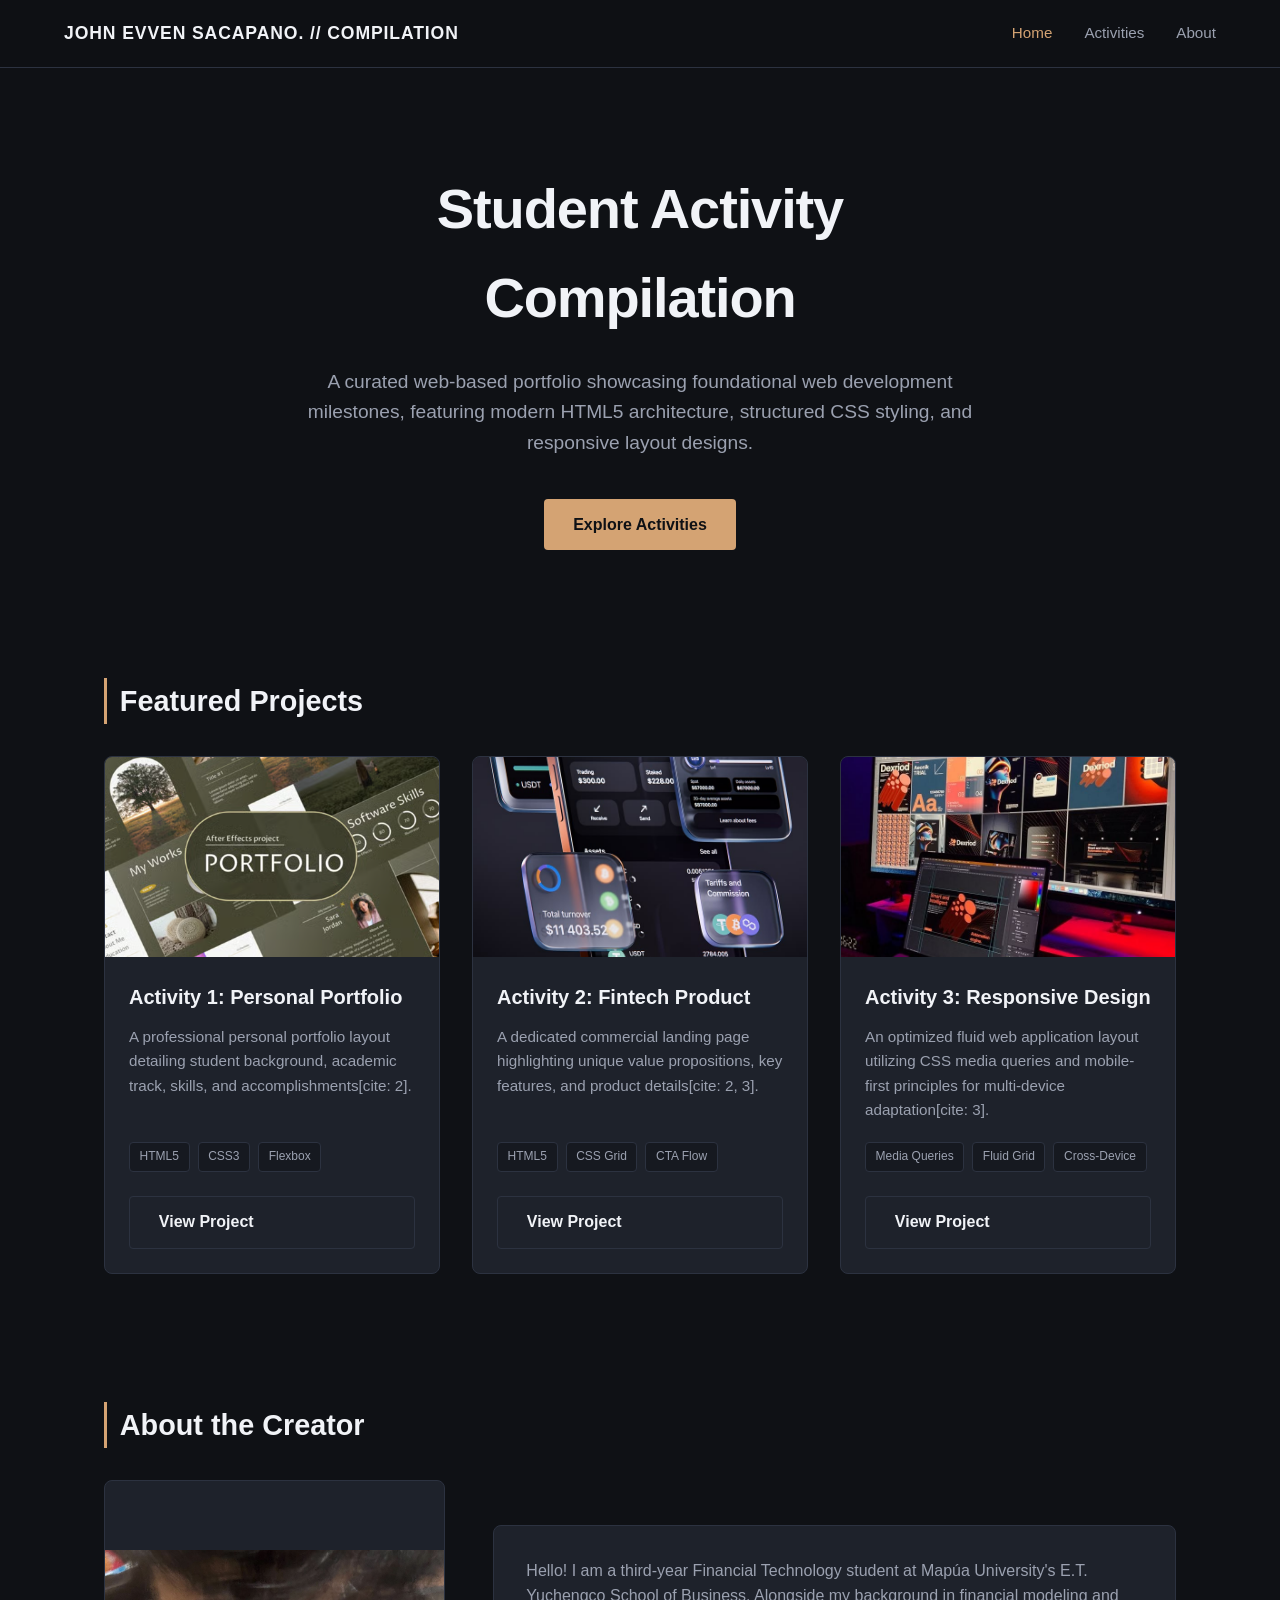
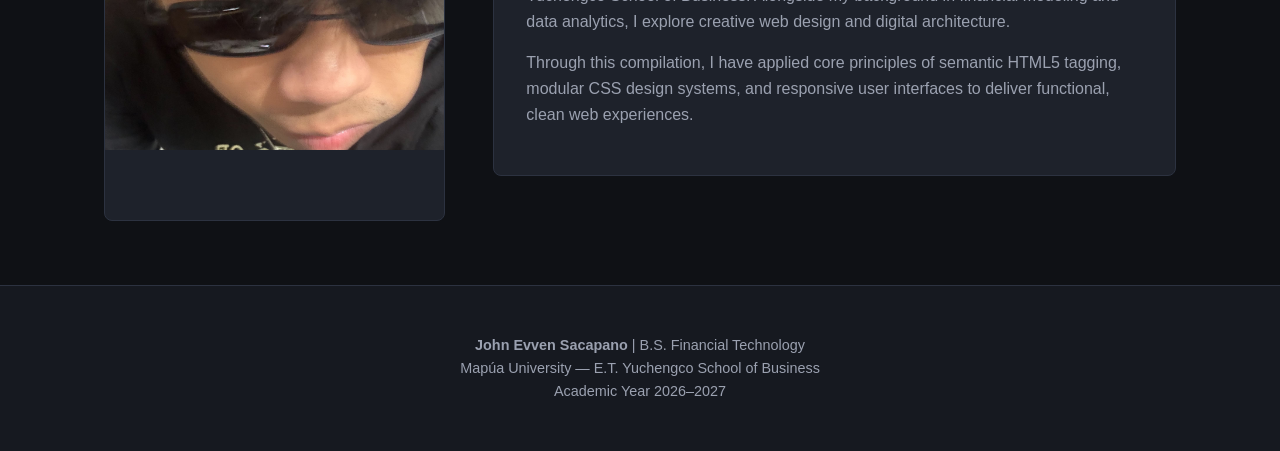
<file: index.html>
<!DOCTYPE html>
<html lang="en">
<head>
    <meta charset="UTF-8">
    <meta name="viewport" content="width=device-width, initial-scale=1.0">
    <title>Student Activity Compilation | HTML, CSS & Responsive Design</title>
    <link rel="stylesheet" href="compil.css">
</head>
<body>
    <header>
        <nav class="navbar">
            <div class="nav-brand">JOHN EVVEN SACAPANO. // COMPILATION</div>
            <ul class="nav-links">
                <li><a href="index.html" class="active">Home</a></li>
                <li><a href="#activities">Activities</a></li>
                <li><a href="#about">About</a></li>
            </ul>
        </nav>
    </header>

    <main>
        <!-- Hero Section -->
        <section class="hero">
            <h1>Student Activity Compilation</h1>
            <p>A curated web-based portfolio showcasing foundational web development milestones, featuring modern HTML5 architecture, structured CSS styling, and responsive layout designs.</p>
            <a href="#activities" class="btn">Explore Activities</a>
        </section>

        <!-- Featured Activities Section (3 Activities) -->
        <section id="activities">
            <h2 class="section-title">Featured Projects</h2>
            <div class="grid-3">
                
                <!-- Project Card 1 -->
                <article class="card">
                    <img src="images/portfolio.avif" alt="Personal Portfolio Screenshot" class="card-img">
                    <div class="card-content">
                        <h3 class="card-title">Activity 1: Personal Portfolio</h3>
                        <p class="card-desc">A professional personal portfolio layout detailing student background, academic track, skills, and accomplishments[cite: 2].</p>
                        <div class="tech-tags">
                            <span class="tag">HTML5</span>
                            <span class="tag">CSS3</span>
                            <span class="tag">Flexbox</span>
                        </div>
                        <a href="eport_index.html" class="btn btn-secondary">View Project</a>
                    </div>
                </article>

                <!-- Project Card 2 -->
                <article class="card">
                    <img src="images/fintech.jpeg" alt="Marketplace Product Screenshot" class="card-img">
                    <div class="card-content">
                        <h3 class="card-title">Activity 2: Fintech Product</h3>
                        <p class="card-desc">A dedicated commercial landing page highlighting unique value propositions, key features, and product details[cite: 2, 3].</p>
                        <div class="tech-tags">
                            <span class="tag">HTML5</span>
                            <span class="tag">CSS Grid</span>
                            <span class="tag">CTA Flow</span>
                        </div>
                        <a href="webapp_index.html" class="btn btn-secondary">View Project</a>
                    </div>
                </article>

                <!-- Project Card 3 -->
                <article class="card">
                    <img src="images/responsive.jpeg" alt="Responsive Web Application Screenshot" class="card-img">
                    <div class="card-content">
                        <h3 class="card-title">Activity 3: Responsive Design</h3>
                        <p class="card-desc">An optimized fluid web application layout utilizing CSS media queries and mobile-first principles for multi-device adaptation[cite: 3].</p>
                        <div class="tech-tags">
                            <span class="tag">Media Queries</span>
                            <span class="tag">Fluid Grid</span>
                            <span class="tag">Cross-Device</span>
                        </div>
                        <a href="responsive_index.html" class="btn btn-secondary">View Project</a>
                    </div>
                </article>

            </div>
        </section>

        <!-- About Section -->
        <section id="about">
            <h2 class="section-title">About the Creator</h2>
            <div class="about-grid">
                <div class="profile-placeholder">
                     <img src="images/evven.jpeg" alt="Responsive Web Application Screenshot" class="card-img">
                </div>
                <div class="content-box">
                    <p>Hello! I am a third-year Financial Technology student at Mapúa University's E.T. Yuchengco School of Business. Alongside my background in financial modeling and data analytics, I explore creative web design and digital architecture.</p>
                    <p>Through this compilation, I have applied core principles of semantic HTML5 tagging, modular CSS design systems, and responsive user interfaces to deliver functional, clean web experiences.</p>
                </div>
            </div>
        </section>
    </main>

    <!-- Footer -->
    <footer>
        <p><strong>John Evven Sacapano</strong> | B.S. Financial Technology</p>
        <p>Mapúa University — E.T. Yuchengco School of Business</p>
        <p>Academic Year 2026–2027</p>
    </footer>

</body>
</html>
</file>
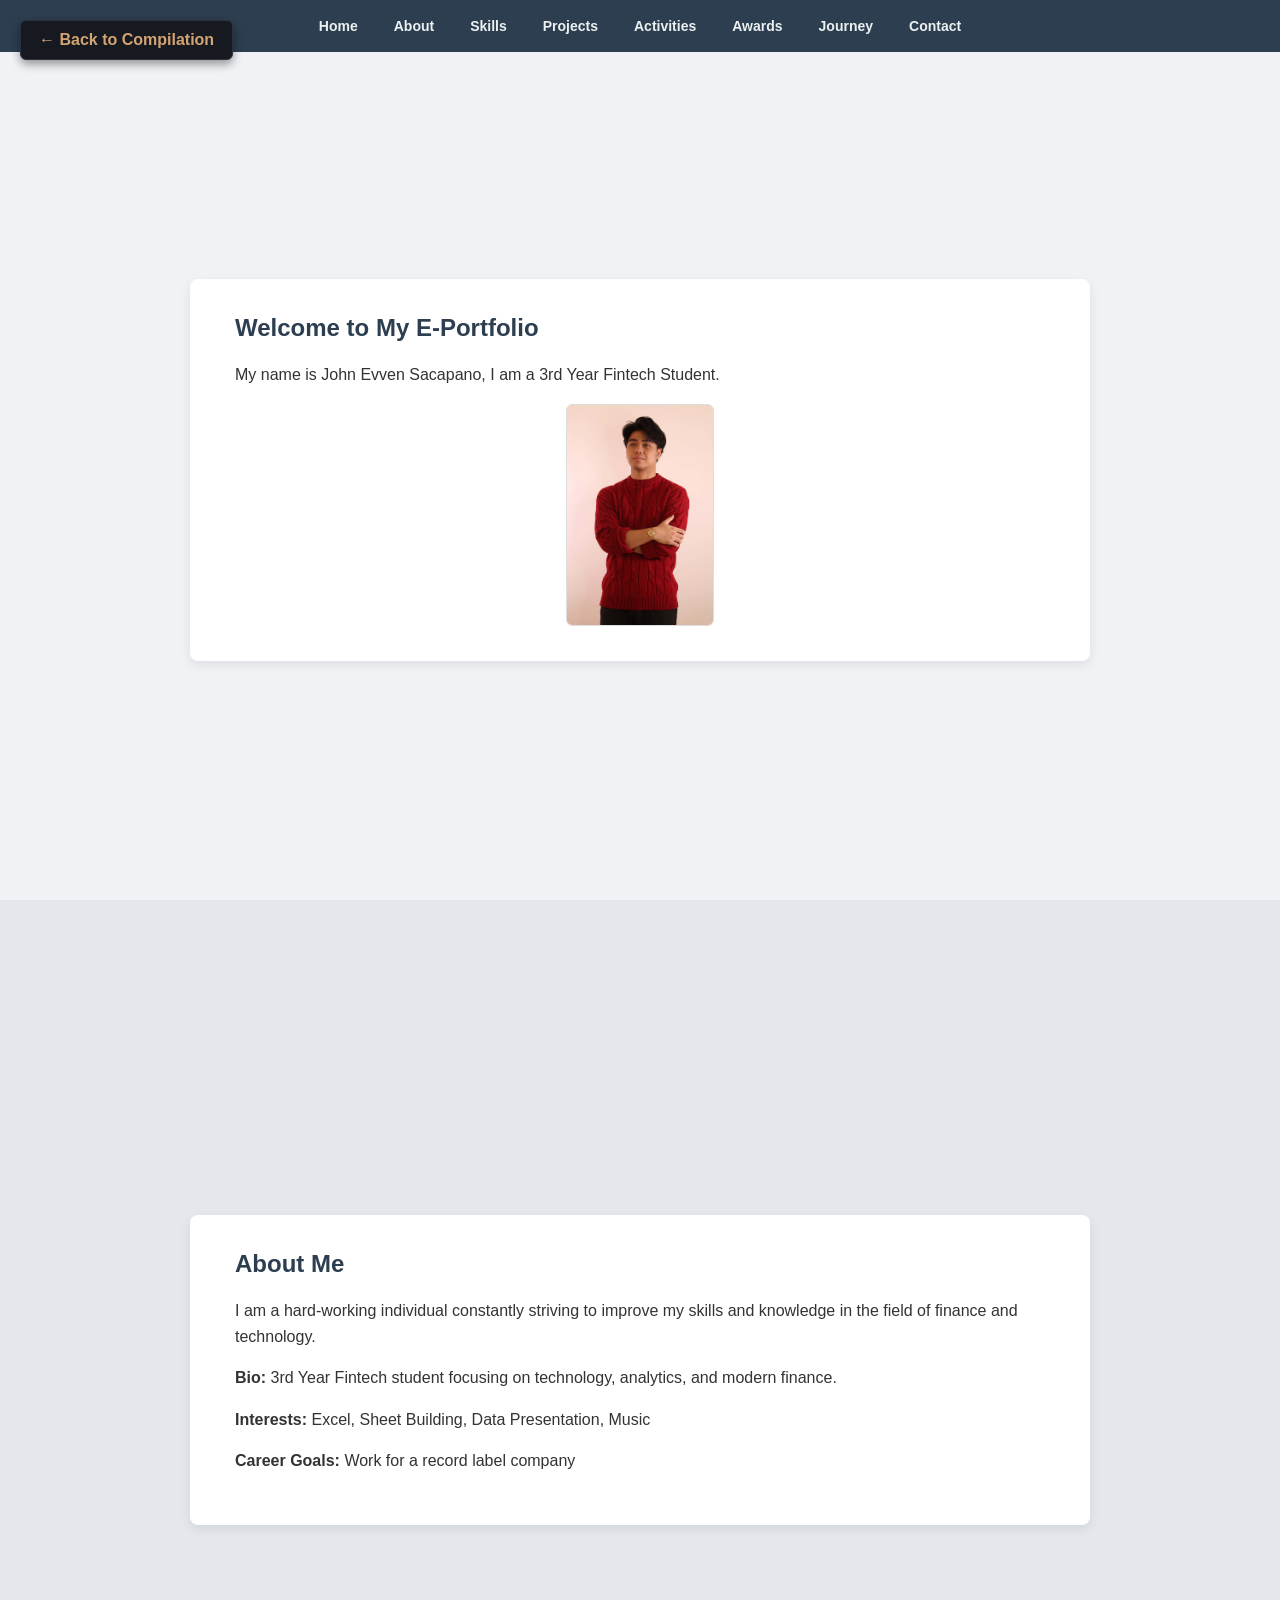
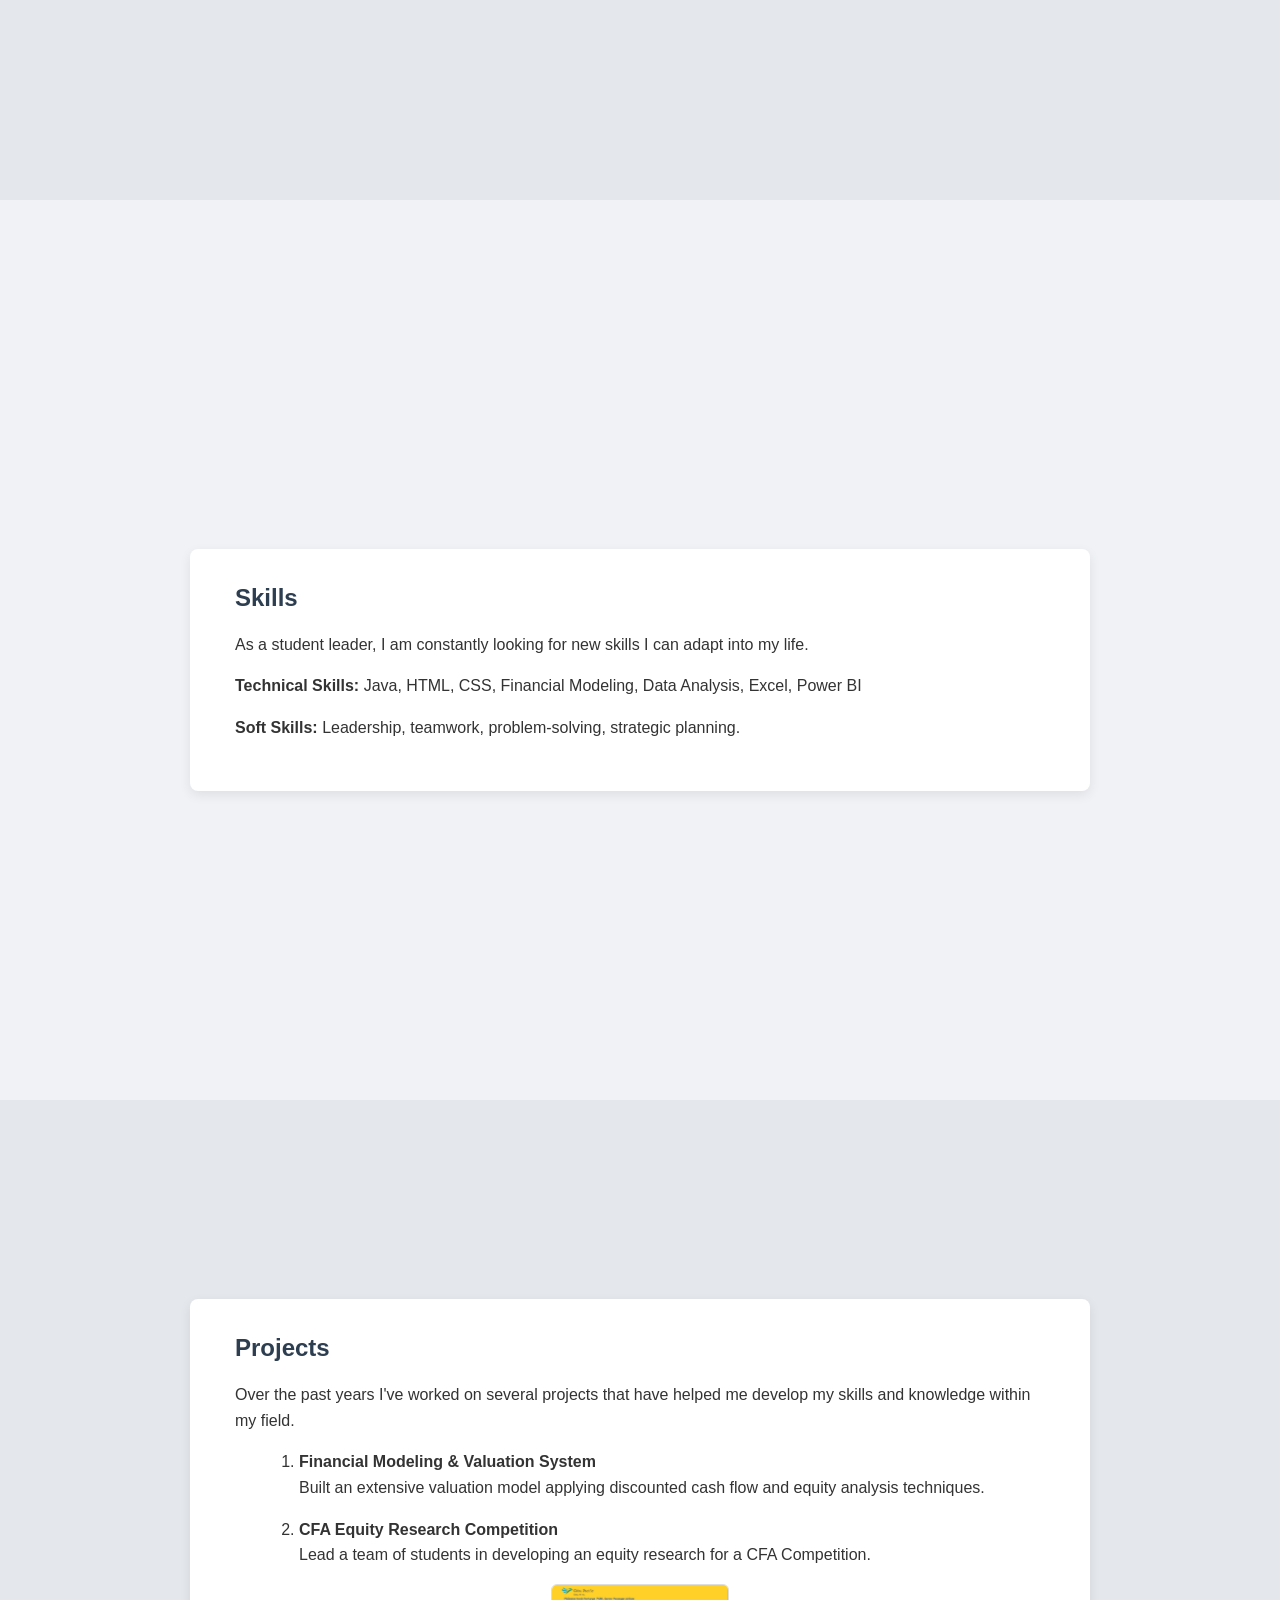
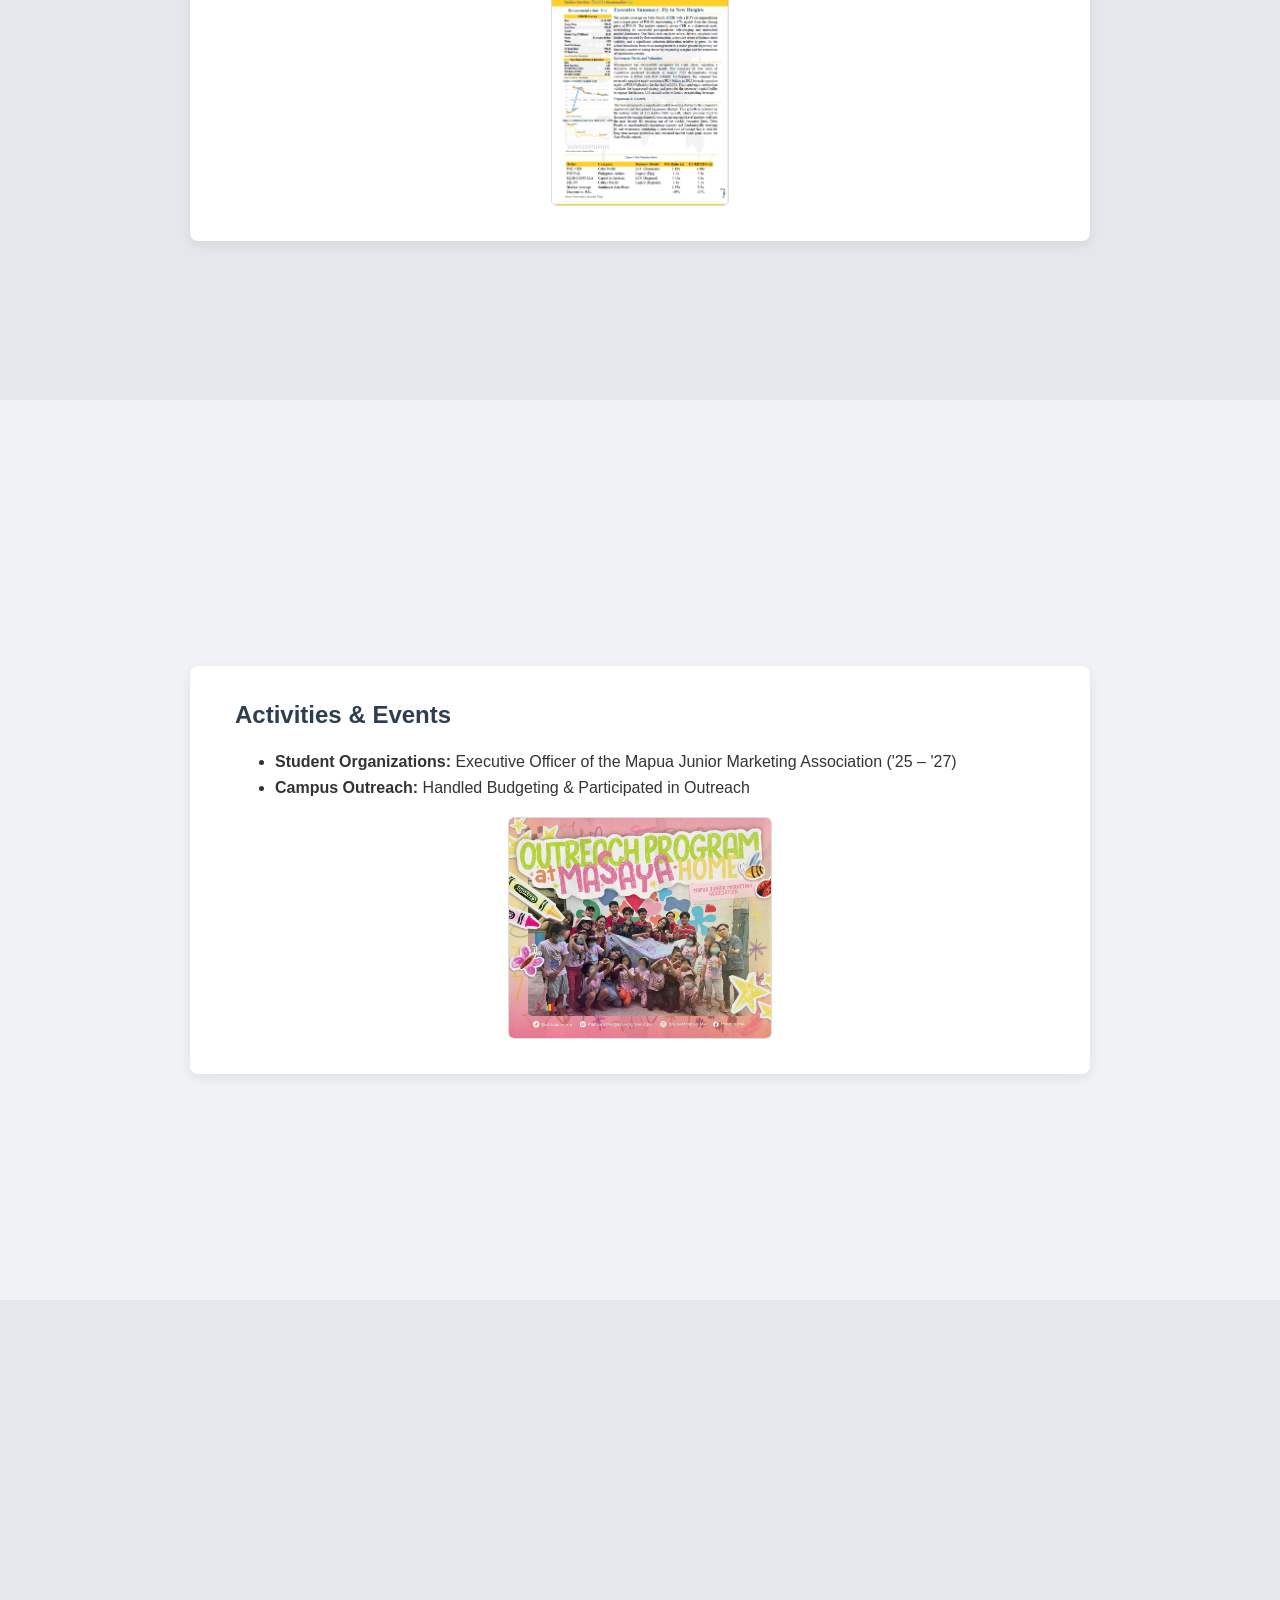
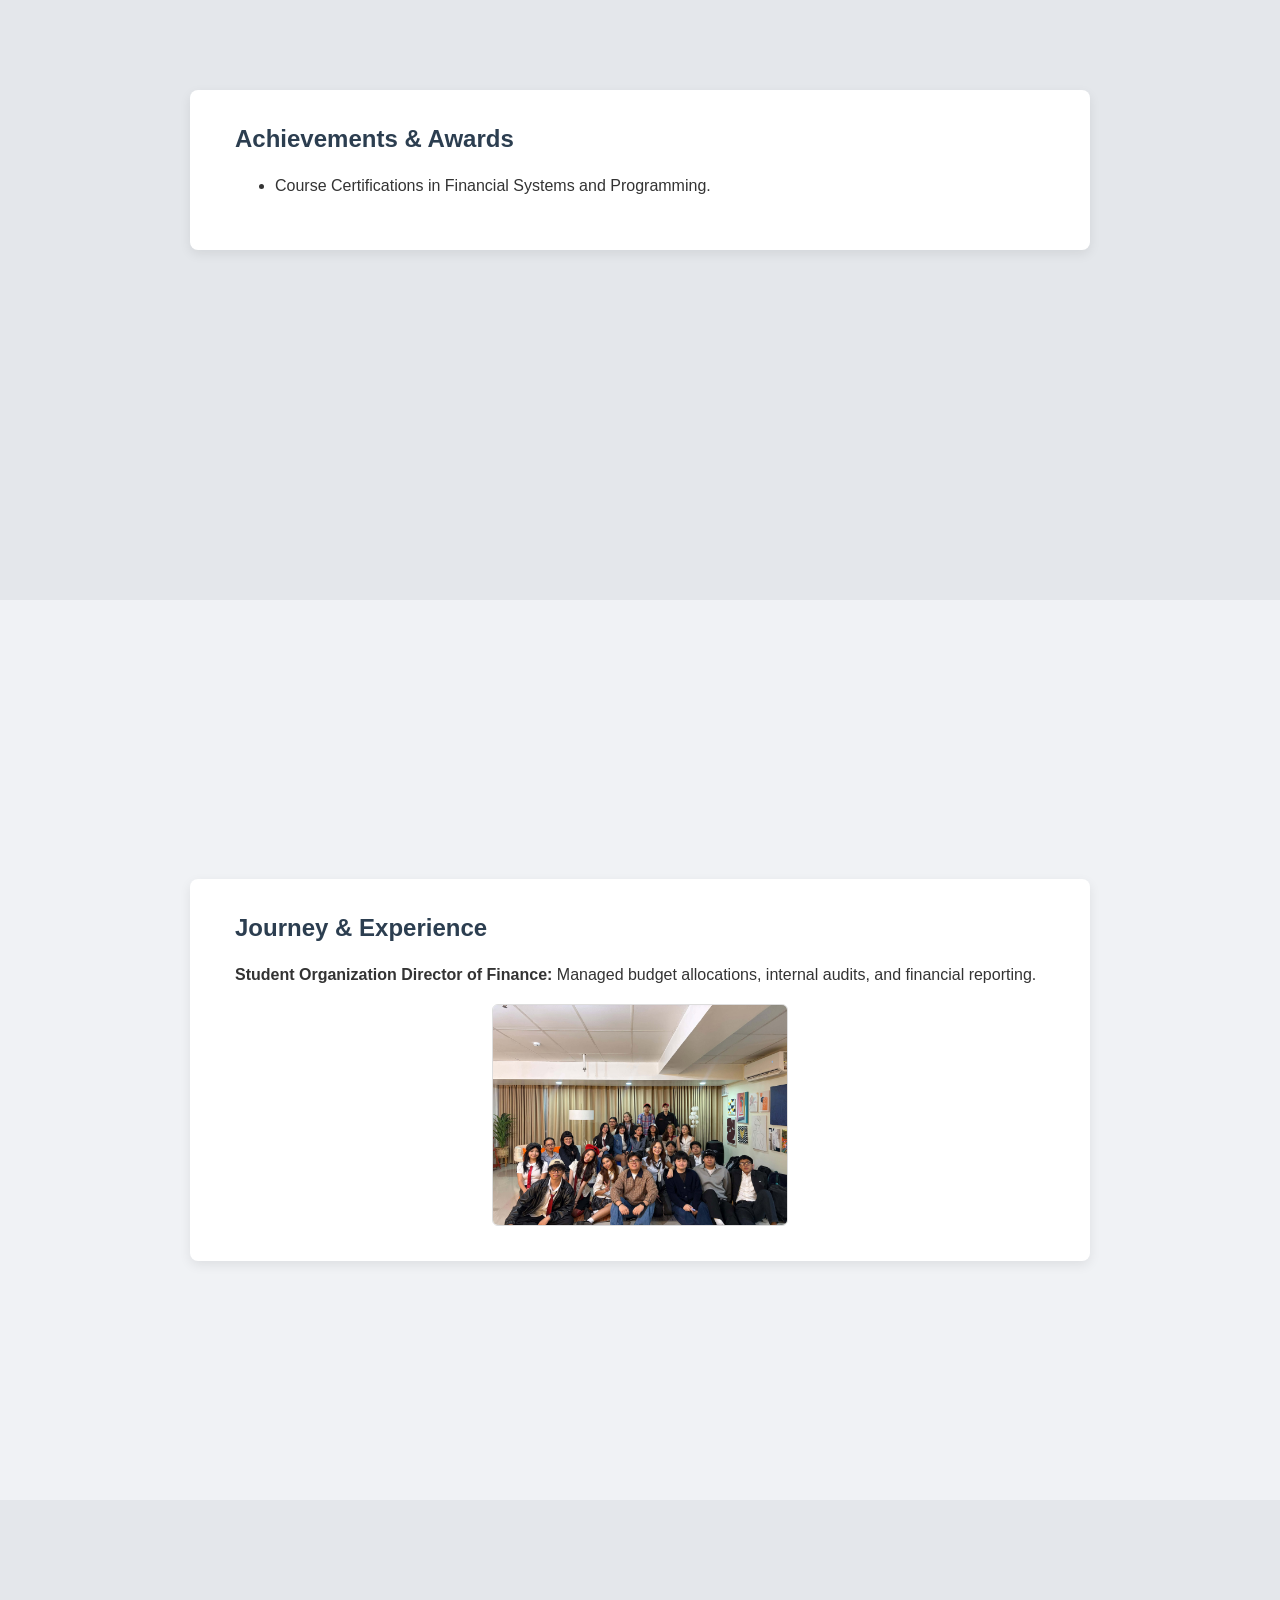
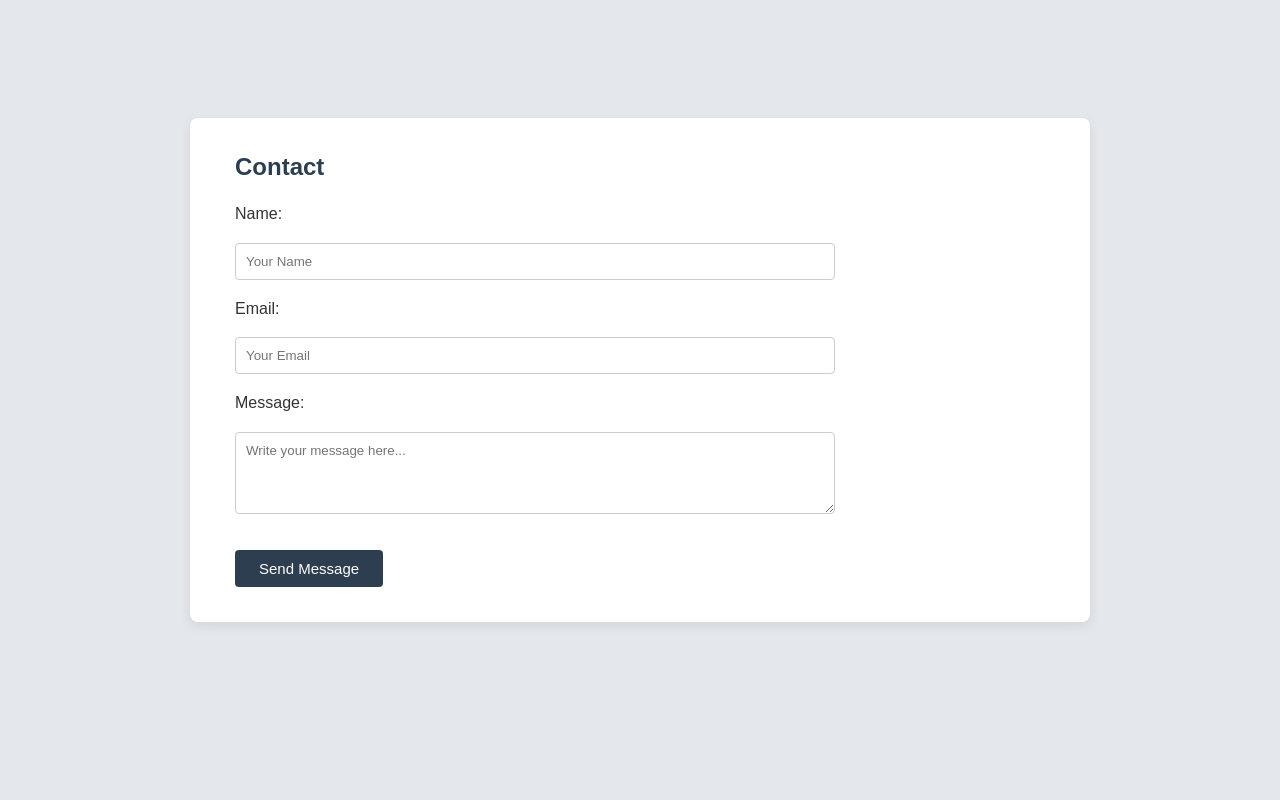
<file: eport_index.html>
<!DOCTYPE html>
<html lang="en">
<head>
    <meta charset="UTF-8">
    <meta name="viewport" content="width=device-width, initial-scale=1.0">
    <title>My E-Portfolio - Student Activity</title>
    <link rel="stylesheet" href="CSS/Eport.css">
    <style>
        .back-nav {
            background-color: #161920;
            padding: 1rem 5%;
            border-bottom: 1px solid #2c3240;
        }
        .back-btn {
            color: #d4a373;
            text-decoration: none;
            font-weight: 600;
            font-family: sans-serif;
        }
        .back-btn:hover {
            text-decoration: underline;
        }
    </style>
</head>
<body>
<a href="index.html" style="position: fixed; top: 20px; left: 20px; z-index: 9999; background: #161920; color: #d4a373; padding: 10px 18px; border-radius: 6px; text-decoration: none; font-family: sans-serif; font-weight: bold; border: 1px solid #2c3240; box-shadow: 0 4px 10px rgba(0,0,0,0.4);">
        &larr; Back to Compilation
    </a>

    <nav class="navbar">
        <a href="#home">Home</a>
        <a href="#about">About</a>
        <a href="#skills">Skills</a>
        <a href="#projects">Projects</a>
        <a href="#activities">Activities</a>
        <a href="#awards">Awards</a>
        <a href="#journey">Journey</a>
        <a href="#contact">Contact</a>
    </nav>

    <section id="home" class="topic-page">
        <div class="card">
            <h1>Welcome to My E-Portfolio</h1>
            <p>My name is John Evven Sacapano, I am a 3rd Year Fintech Student.</p>
            <img src="images/Photo.jpg.jpeg" alt="Professional Shot" class="section-photo">
        </div>
    </section>

    <section id="about" class="topic-page">
        <div class="card">
            <h2>About Me</h2>
            <p>I am a hard-working individual constantly striving to improve my skills and knowledge in the field of finance and technology.</p>
            <p><strong>Bio:</strong> 3rd Year Fintech student focusing on technology, analytics, and modern finance.</p>
            <p><strong>Interests:</strong> Excel, Sheet Building, Data Presentation, Music</p>
            <p><strong>Career Goals:</strong> Work for a record label company</p>
        </div>
    </section>

    <section id="skills" class="topic-page">
        <div class="card">
            <h2>Skills</h2>
            <p>As a student leader, I am constantly looking for new skills I can adapt into my life.</p>
            <p><strong>Technical Skills:</strong> Java, HTML, CSS, Financial Modeling, Data Analysis, Excel, Power BI</p>
            <p><strong>Soft Skills:</strong> Leadership, teamwork, problem-solving, strategic planning.</p>
        </div>
    </section>

    <section id="projects" class="topic-page">
        <div class="card">
            <h2>Projects</h2>
            <p>Over the past years I've worked on several projects that have helped me develop my skills and knowledge within my field.</p>
            
            <ol style="margin-left: 1.5rem; margin-top: 1rem; color: inherit;">
                <li style="margin-bottom: 1rem;">
                    <strong>Financial Modeling & Valuation System</strong><br>
                    Built an extensive valuation model applying discounted cash flow and equity analysis techniques.
                </li>
                <li style="margin-bottom: 1rem;">
                    <strong>CFA Equity Research Competition</strong><br>
                    Lead a team of students in developing an equity research for a CFA Competition.
                </li>
            </ol>
            
            <img src="images/Projects.png" alt="Project Documentation" class="section-photo" height="500px" width="500px">
        </div>
    </section>

    <section id="activities" class="topic-page">
        <div class="card">
            <h2>Activities & Events</h2>
            <ul>
                <li><strong>Student Organizations:</strong> Executive Officer of the Mapua Junior Marketing Association ('25 – '27)</li>
                <li><strong>Campus Outreach:</strong> Handled Budgeting & Participated in Outreach</li>
            </ul>
            <img src="images/Activities.jpg" alt="Campus Event and Outreach" class="section-photo">
        </div>
    </section>

    <section id="awards" class="topic-page">
        <div class="card">
            <h2>Achievements & Awards</h2>
            <ul>
                <li>Course Certifications in Financial Systems and Programming.</li>
            </ul>
        </div>
    </section>

    <section id="journey" class="topic-page">
        <div class="card">
            <h2>Journey & Experience</h2>
            <p><strong>Student Organization Director of Finance:</strong> Managed budget allocations, internal audits, and financial reporting.</p>
            <img src="images/Journey.jpg" alt="Finance Leadership Experience" class="section-photo">
        </div>
    </section>

    <section id="contact" class="topic-page">
        <div class="card">
            <h2>Contact</h2>
            <form>
                <p>Name:</p>
                <input type="text" name="name" placeholder="Your Name">

                <p>Email:</p>
                <input type="email" name="email" placeholder="Your Email">

                <p>Message:</p>
                <textarea name="message" rows="4" cols="35" placeholder="Write your message here..."></textarea>

                <br><br>
                <input type="submit" value="Send Message">
            </form>
        </div>
    </section>

</body>
</html>
</file>
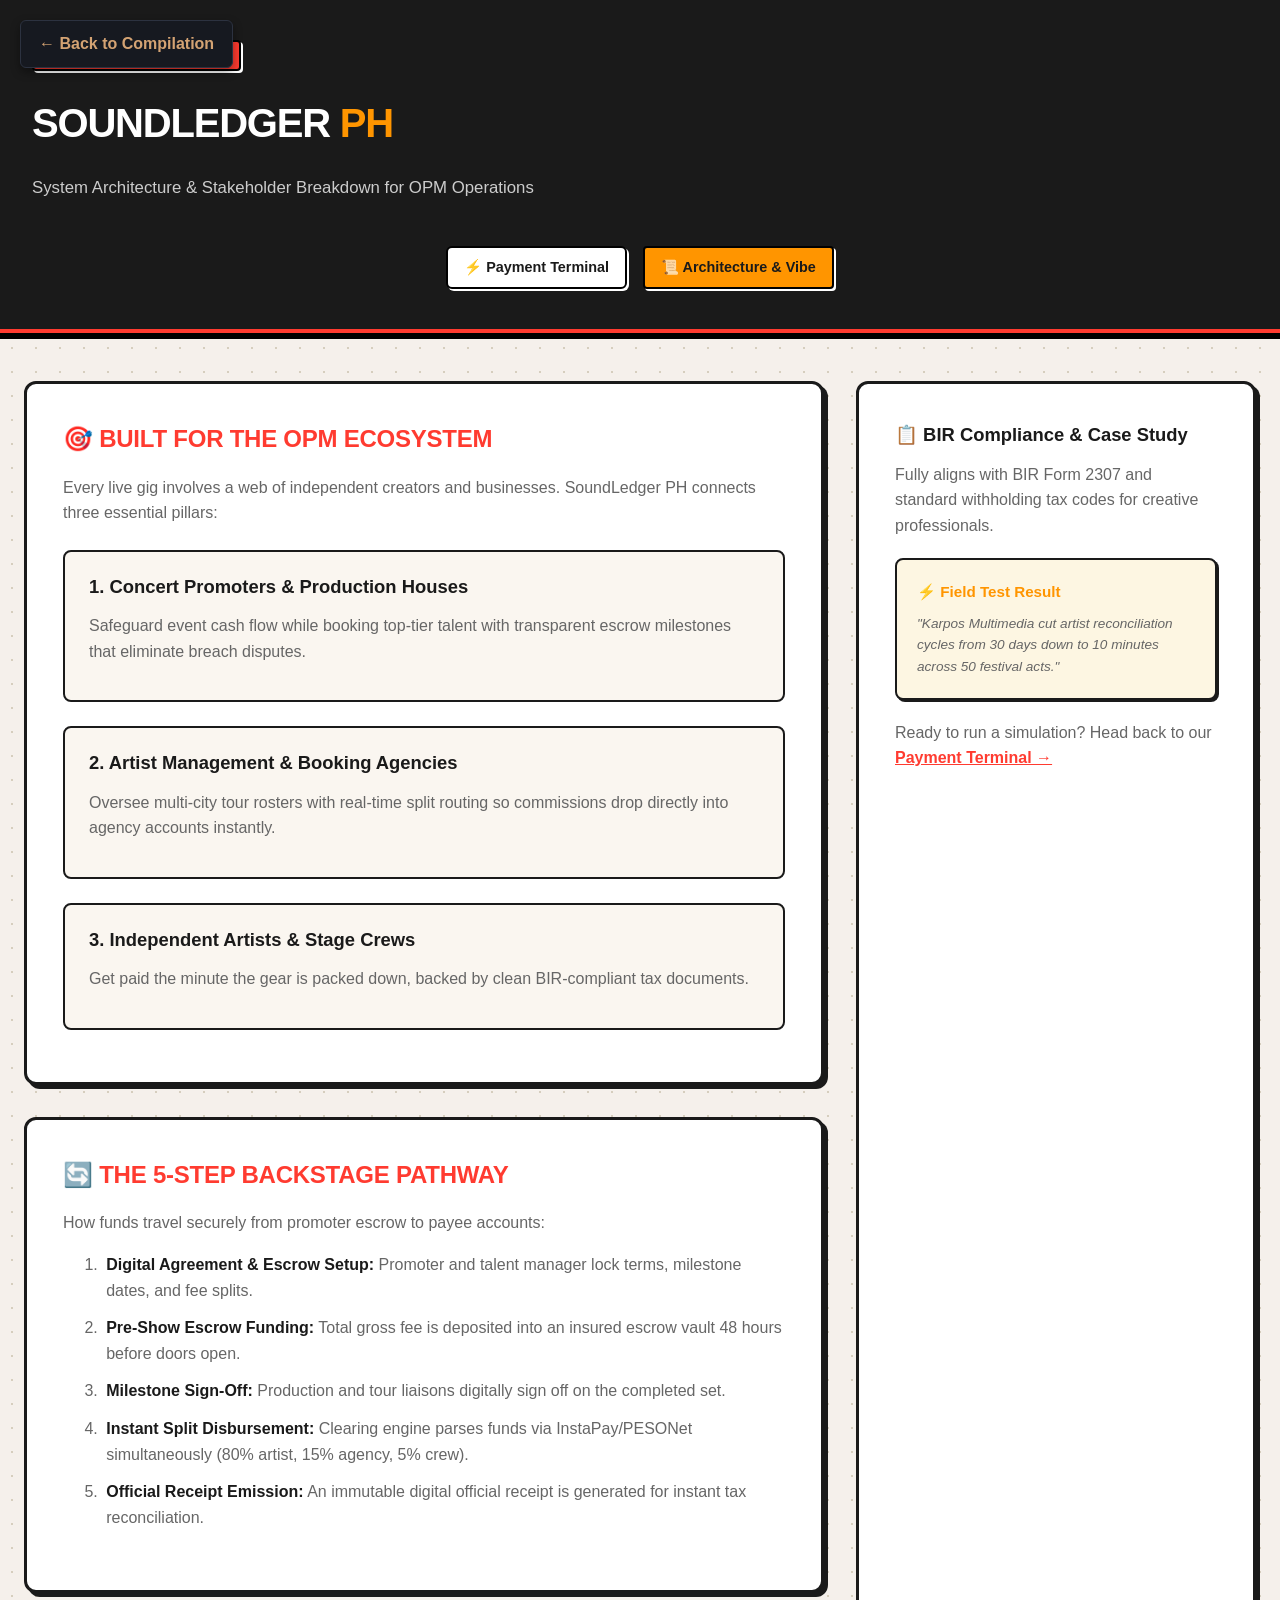
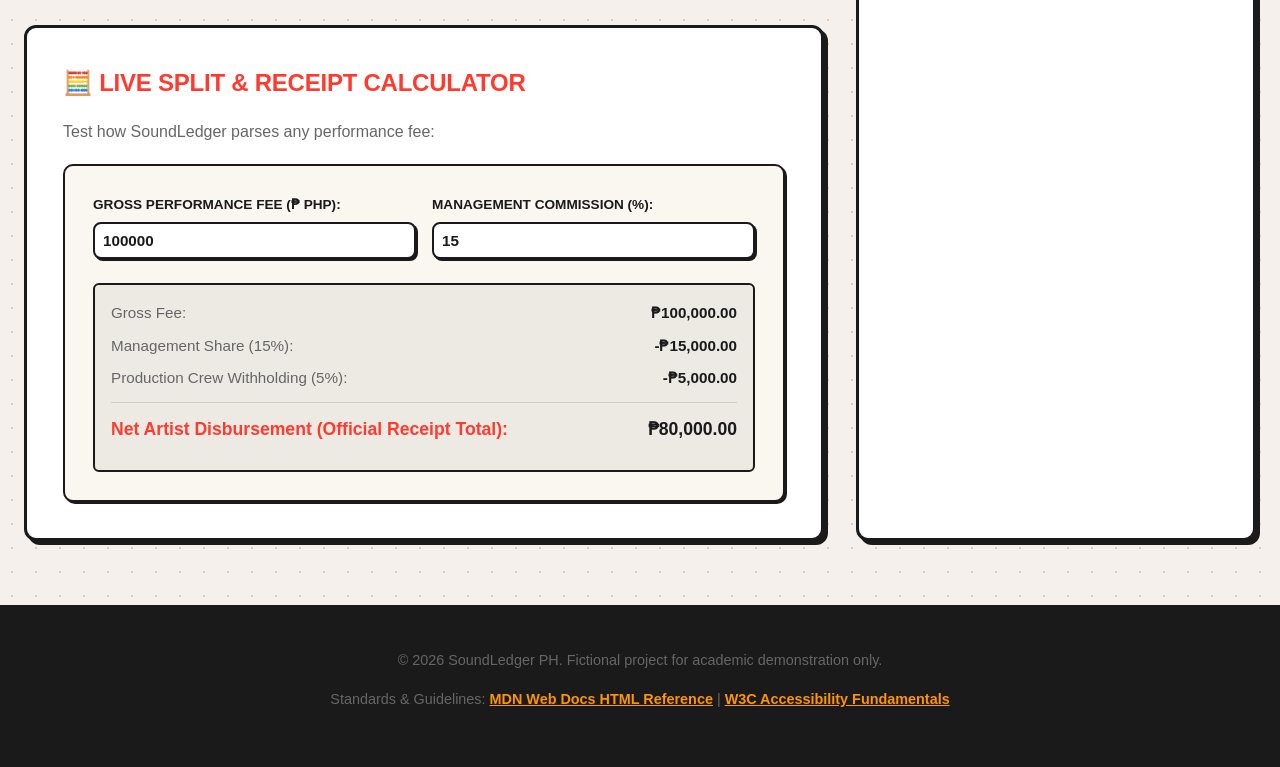
<file: responsive_about.html>
<!DOCTYPE html>
<html lang="en">
<head>
  <meta charset="UTF-8">
  <meta name="viewport" content="width=device-width, initial-scale=1.0">
  <meta name="description" content="SoundLedger PH - About Target Stakeholders and Architectural Overview.">
  <title>SoundLedger PH | Architecture &amp; Stakeholders</title>
  <link rel="stylesheet" href="CSS/slstyle.css">
  <style>
    /* ==========================================
       Activity 3: Responsive Design & Media Queries
       ========================================== */
    * {
        box-sizing: border-box;
    }

    body {
        overflow-x: hidden;
        max-width: 100vw;
    }

    /* Tablet and Mobile Breakpoints */
    @media (max-width: 1024px) {
        .content-container {
            grid-template-columns: 1fr !important; /* Stack main content and sidebar */
            margin: 1.5rem auto !important;
            padding: 0 1rem !important;
        }
    }

    @media (max-width: 768px) {
        .gig-header h1 {
            font-size: 2.2rem;
        }
        
        .gig-nav ul {
            flex-direction: column;
            gap: 0.5rem;
        }

        .calc-input-group {
            grid-template-columns: 1fr !important;
        }
    }
  </style>
</head>
<body>
  <header class="gig-header">
    <div class="header-inner">
      <div class="brand-badge">
        <span class="live-dot"></span> ARCHITECTURE PROTOCOL
      </div>
      <h1>SoundLedger <span>PH</span></h1>
      <p>System Architecture &amp; Stakeholder Breakdown for OPM Operations</p>
            <a href="index.html" class="back-compilation-btn" style="position: fixed; top: 20px; left: 20px; z-index: 9999; background: #161920; color: #d4a373; padding: 10px 18px; border-radius: 6px; text-decoration: none; font-family: sans-serif; font-weight: bold; border: 1px solid #2c3240; box-shadow: 0 4px 10px rgba(0,0,0,0.4);">
        &larr; Back to Compilation
      </a>
      <nav aria-label="Main Navigation" class="gig-nav">
        <ul style="display: flex; gap: 1rem; justify-content: center; list-style: none; padding: 0;">
          <li><a href="responsive_index.html" style="padding: 8px 16px; text-decoration: none;">⚡ Payment Terminal</a></li>
          <li><a href="responsive_about.html" style="background: var(--accent); color: #1a1a1a; padding: 8px 16px; border-radius: 4px; text-decoration: none;">📜 Architecture &amp; Vibe</a></li>
        </ul>
      </nav>
    </div>
  </header>
  
  <main class="content-container" style="display: grid; grid-template-columns: 2fr 1fr; gap: 2rem; max-width: 1300px; margin: 3rem auto; padding: 0 1.5rem;">
    
    <div class="main-content">
      <div class="card-section poster-card">
        <h2>🎯 Built for the OPM Ecosystem</h2>
        <p>
          Every live gig involves a web of independent creators and businesses. SoundLedger PH connects three essential pillars:
        </p>

        <article class="indie-article" style="margin-top: 1.5rem;">
          <h3>1. Concert Promoters &amp; Production Houses</h3>
          <p>
            Safeguard event cash flow while booking top-tier talent with transparent escrow milestones that eliminate breach disputes.
          </p>
        </article>

        <article class="indie-article" style="margin-top: 1.5rem;">
          <h3>2. Artist Management &amp; Booking Agencies</h3>
          <p>
            Oversee multi-city tour rosters with real-time split routing so commissions drop directly into agency accounts instantly.
          </p>
        </article>

        <article class="indie-article" style="margin-top: 1.5rem;">
          <h3>3. Independent Artists &amp; Stage Crews</h3>
          <p>
            Get paid the minute the gear is packed down, backed by clean BIR-compliant tax documents.
          </p>
        </article>
      </div>

      <div class="card-section poster-card">
        <h2>🔄 The 5-Step Backstage Pathway</h2>
        <p>How funds travel securely from promoter escrow to payee accounts:</p>
        
        <ol class="poster-steps" style="padding-left: 1.2rem; line-height: 1.6;">
          <li style="margin-bottom: 0.75rem;">
            <strong>Digital Agreement &amp; Escrow Setup:</strong> 
            Promoter and talent manager lock terms, milestone dates, and fee splits.
          </li>
          <li style="margin-bottom: 0.75rem;">
            <strong>Pre-Show Escrow Funding:</strong> 
            Total gross fee is deposited into an insured escrow vault 48 hours before doors open.
          </li>
          <li style="margin-bottom: 0.75rem;">
            <strong>Milestone Sign-Off:</strong> 
            Production and tour liaisons digitally sign off on the completed set.
          </li>
          <li style="margin-bottom: 0.75rem;">
            <strong>Instant Split Disbursement:</strong> 
            Clearing engine parses funds via InstaPay/PESONet simultaneously (80% artist, 15% agency, 5% crew).
          </li>
          <li>
            <strong>Official Receipt Emission:</strong> 
            An immutable digital official receipt is generated for instant tax reconciliation.
          </li>
        </ol>
      </div>

      <div class="card-section poster-card">
        <h2>🧮 Live Split &amp; Receipt Calculator</h2>
        <p>Test how SoundLedger parses any performance fee:</p>
        
        <div class="calc-box">
          <div class="calc-input-group" style="display: grid; grid-template-columns: 1fr 1fr; gap: 1rem; margin-bottom: 1.5rem;">
            <div>
              <label for="calcGross">Gross Performance Fee (₱ PHP):</label>
              <input type="number" id="calcGross" value="100000" min="10000" step="5000" oninput="calculateSplits()" style="width: 100%; padding: 8px;">
            </div>
            <div>
              <label for="calcAgencyRate">Management Commission (%):</label>
              <input type="number" id="calcAgencyRate" value="15" min="0" max="30" step="1" oninput="calculateSplits()" style="width: 100%; padding: 8px;">
            </div>
          </div>

          <div class="calc-results" style="background: rgba(0,0,0,0.05); padding: 1rem; border-radius: 6px;">
            <div class="calc-row" style="display: flex; justify-content: space-between; margin-bottom: 0.5rem;">
              <span>Gross Fee:</span>
              <strong id="displayGross">₱100,000.00</strong>
            </div>
            <div class="calc-row" style="display: flex; justify-content: space-between; margin-bottom: 0.5rem;">
              <span>Management Share (<span id="displayAgencyRate">15</span>%):</span>
              <strong id="displayAgencyCut">-₱15,000.00</strong>
            </div>
            <div class="calc-row" style="display: flex; justify-content: space-between; margin-bottom: 0.5rem;">
              <span>Production Crew Withholding (5%):</span>
              <strong id="displayCrewCut">-₱5,000.00</strong>
            </div>
            <div class="calc-row total" style="display: flex; justify-content: space-between; margin-top: 0.75rem; border-top: 1px solid #ccc; padding-top: 0.75rem;">
              <span>Net Artist Disbursement (Official Receipt Total):</span>
              <strong id="displayArtistNet">₱80,000.00</strong>
            </div>
          </div>
        </div>
      </div>

    </div>

    <aside aria-label="Regulatory Compliance and Case Study" class="poster-card">
      <h3>📋 BIR Compliance &amp; Case Study</h3>
      <p>
        Fully aligns with BIR Form 2307 and standard withholding tax codes for creative professionals.
      </p>

      <div class="vinyl-vault" style="margin: 1.25rem 0;">
        <h4 style="color: var(--accent); font-size: 0.95rem; margin-bottom: 0.5rem;">⚡ Field Test Result</h4>
        <p style="font-size: 0.85rem; color: var(--text-muted); margin: 0;">
          <em>"Karpos Multimedia cut artist reconciliation cycles from 30 days down to 10 minutes across 50 festival acts."</em>
        </p>
      </div>

      <p>
        Ready to run a simulation? Head back to our
        <a href="webapp_index.html" style="color: var(--primary); font-weight: 700; text-decoration: underline;">Payment Terminal &rarr;</a>
      </p>
    </aside>
  </main>

  <footer>
    <p>&copy; 2026 SoundLedger PH. Fictional project for academic demonstration only.</p>
    <p style="margin-top: 0.5rem;">
      Standards &amp; Guidelines: 
      <a href="https://developer.mozilla.org/" target="_blank" rel="noopener noreferrer">MDN Web Docs HTML Reference</a> | 
      <a href="https://www.w3.org/WAI/fundamentals/" target="_blank" rel="noopener noreferrer">W3C Accessibility Fundamentals</a>
    </p>
  </footer>

  <script>
    function calculateSplits() {
      const grossElem = document.getElementById('calcGross');
      if (!grossElem) return;
      const gross = parseFloat(grossElem.value) || 0;
      const agencyRate = parseFloat(document.getElementById('calcAgencyRate').value) || 0;
      const crewRate = 5;

      const agencyCut = gross * (agencyRate / 100);
      const crewCut = gross * (crewRate / 100);
      const netArtist = gross - agencyCut - crewCut;

      document.getElementById('displayGross').innerText = `₱${gross.toLocaleString(undefined, {minimumFractionDigits: 2, maximumFractionDigits: 2})}`;
      document.getElementById('displayAgencyRate').innerText = agencyRate;
      document.getElementById('displayAgencyCut').innerText = `-₱${agencyCut.toLocaleString(undefined, {minimumFractionDigits: 2, maximumFractionDigits: 2})}`;
      document.getElementById('displayCrewCut').innerText = `-₱${crewCut.toLocaleString(undefined, {minimumFractionDigits: 2, maximumFractionDigits: 2})}`;
      document.getElementById('displayArtistNet').innerText = `₱${netArtist.toLocaleString(undefined, {minimumFractionDigits: 2, maximumFractionDigits: 2})}`;
    }
  </script>
</body>
</html>
</file>
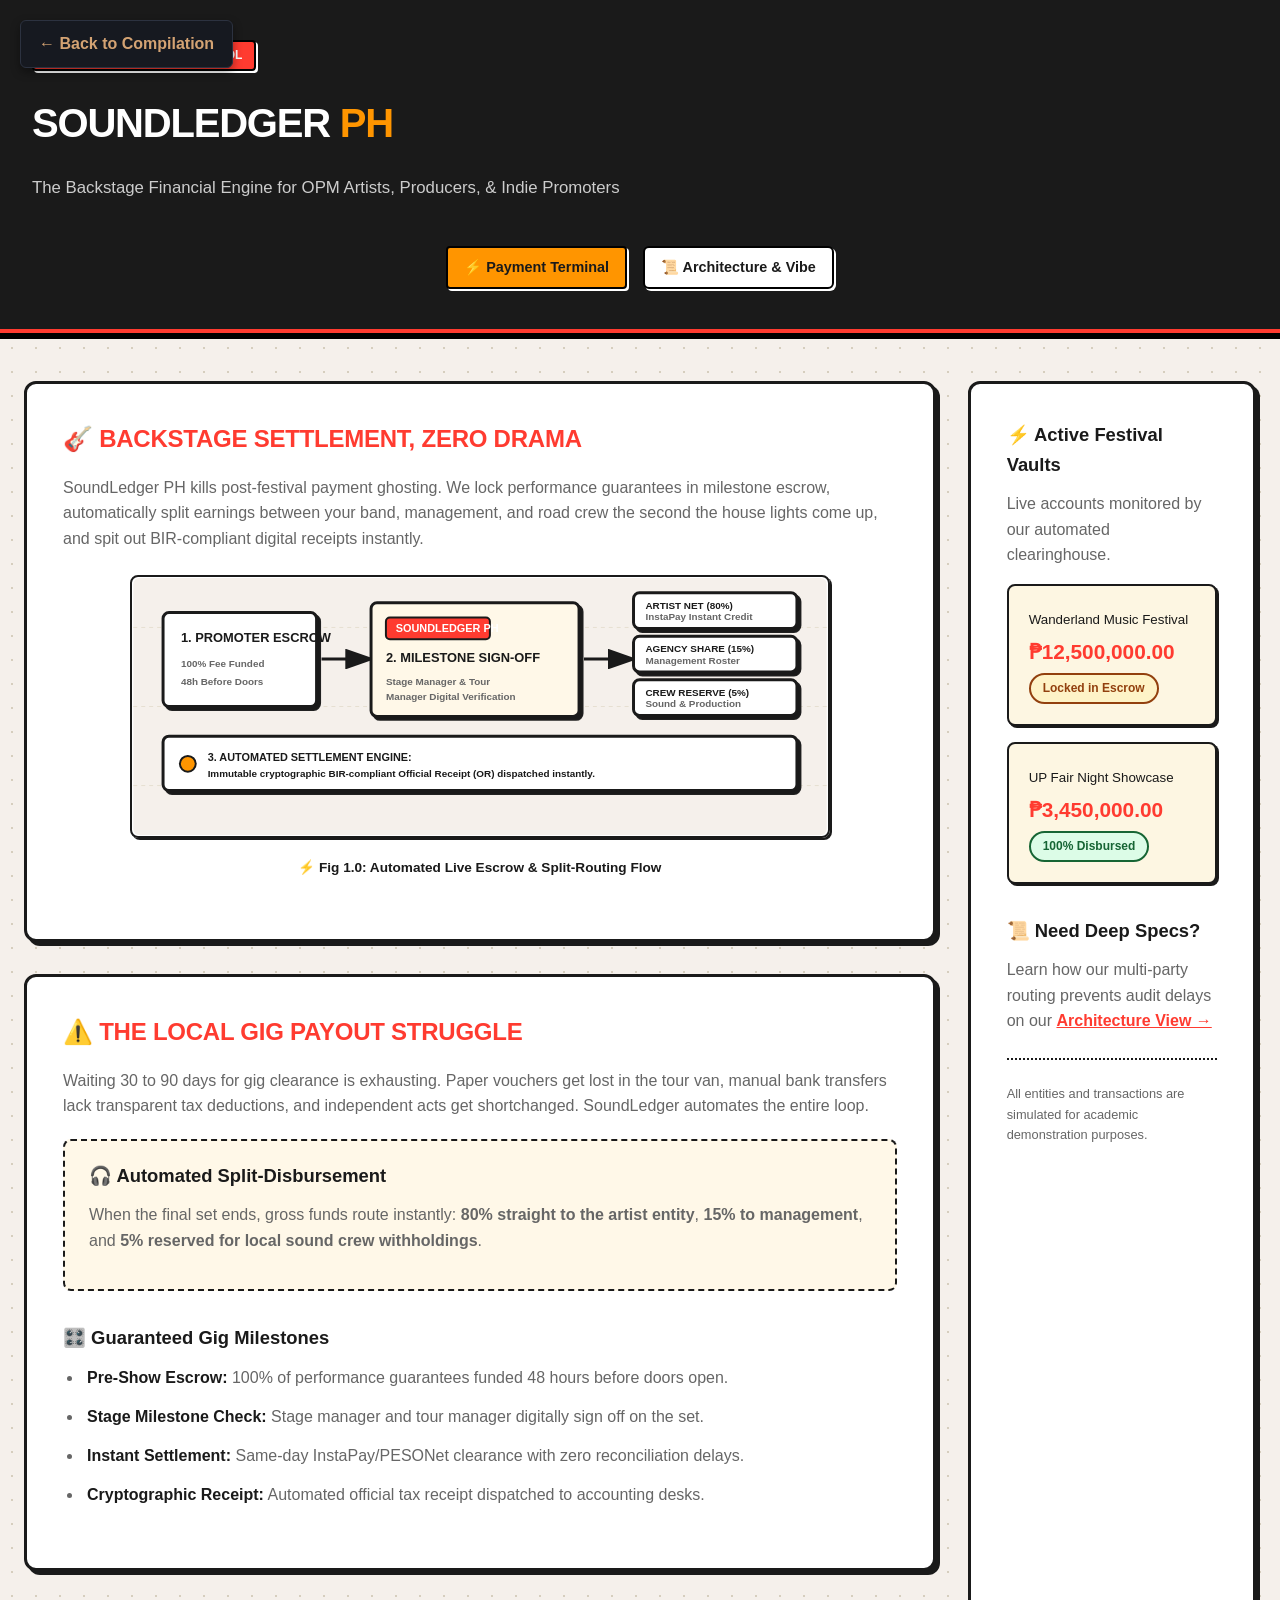
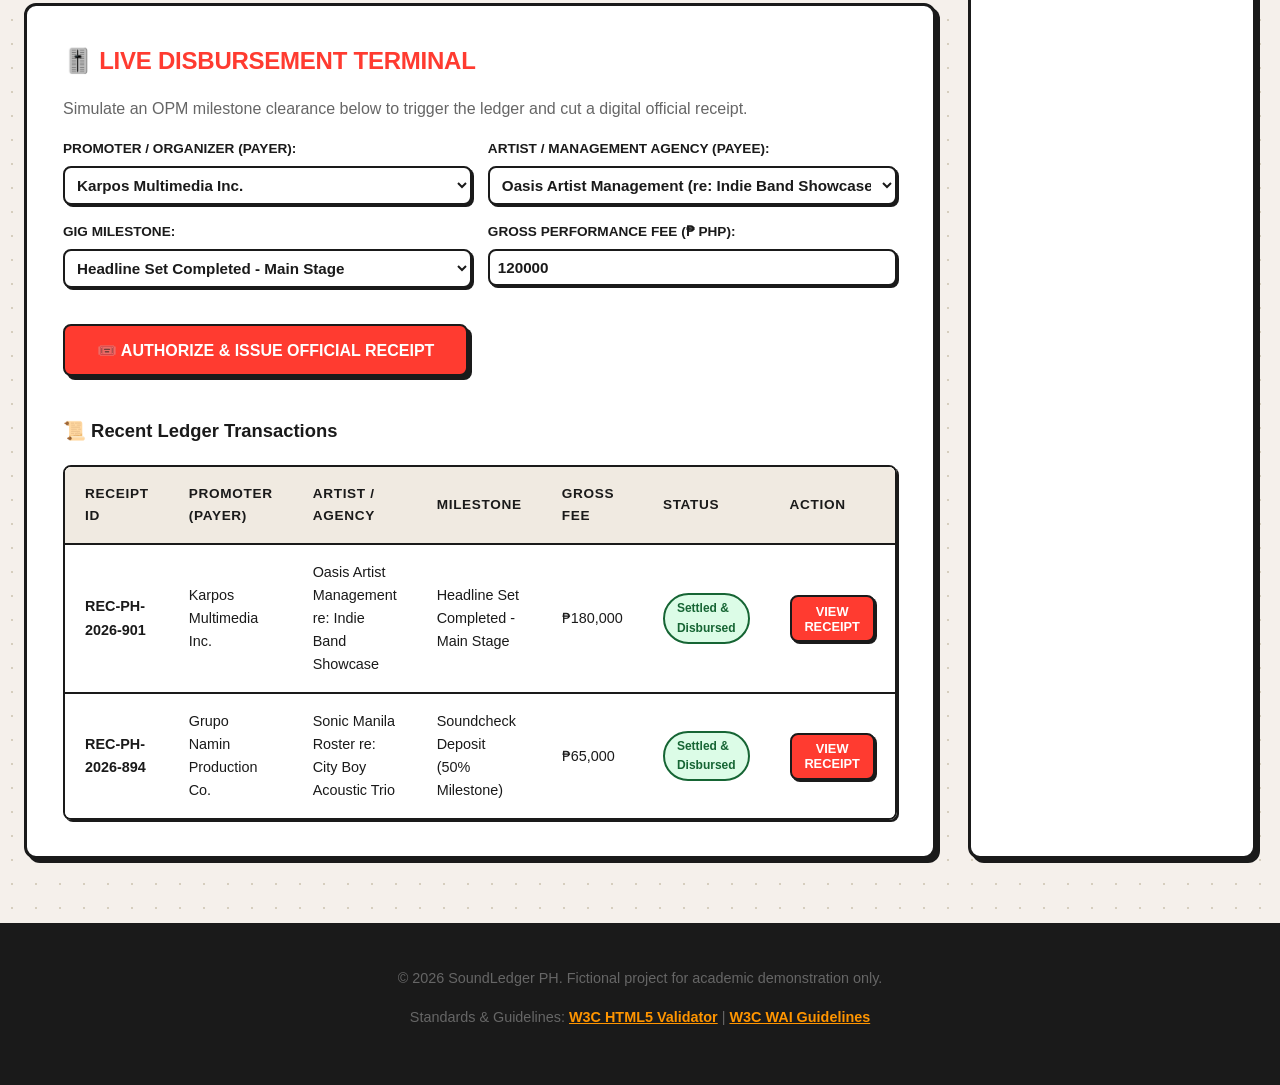
<file: responsive_index.html>
<!DOCTYPE html>
<html lang="en">
<head>
  <meta charset="UTF-8">
  <meta name="viewport" content="width=device-width, initial-scale=1.0">
  <meta name="description" content="SoundLedger PH - OPM Live Gig Payment Routing &amp; Official Receipt Settlement Platform.">
  <title>SoundLedger PH | Payment Terminal</title>
  <link rel="stylesheet" href="CSS/slstyle.css">
  <style>
    /* ==========================================
       Activity 3: Responsive Design & Media Queries
       ========================================== */
    * {
        box-sizing: border-box;
    }

    /* Prevent horizontal overflow globally */
    body {
        overflow-x: hidden;
        max-width: 100vw;
    }

    /* Make figures and images fluid and distortion-free */
    .retro-figure img, img {
        max-width: 100%;
        height: auto;
        object-fit: contain;
    }

    /* Tablet and Mobile Breakpoints */
    @media (max-width: 1024px) {
        .content-container {
            grid-template-columns: 1fr !important; /* Stack main content and sidebar */
            margin: 1.5rem auto !important;
            padding: 0 1rem !important;
        }
    }

    @media (max-width: 768px) {
        .gig-header h1 {
            font-size: 2.2rem;
        }
        
        .gig-nav ul {
            flex-direction: column;
            gap: 0.5rem;
        }

        .form-grid {
            grid-template-columns: 1fr !important;
        }

        /* Adjust table container for small touch screens */
        .table-container {
            overflow-x: auto;
            -webkit-overflow-scrolling: touch;
        }

        /* Reposition or disable fixed back button on small mobile screens to prevent overlap */
        .back-compilation-btn {
            position: relative !important;
            top: 0 !important;
            left: 0 !important;
            margin-bottom: 1rem;
            display: inline-block;
        }
    }
  </style>
</head>
<body>

  <header class="gig-header">
    <div class="header-inner">
      <div class="brand-badge">
        <span class="live-dot"></span> LIVE SETTLEMENT PROTOCOL
      </div>
      <h1>SoundLedger <span>PH</span></h1>
      <p>The Backstage Financial Engine for OPM Artists, Producers, &amp; Indie Promoters</p>
      
      <a href="index.html" class="back-compilation-btn" style="position: fixed; top: 20px; left: 20px; z-index: 9999; background: #161920; color: #d4a373; padding: 10px 18px; border-radius: 6px; text-decoration: none; font-family: sans-serif; font-weight: bold; border: 1px solid #2c3240; box-shadow: 0 4px 10px rgba(0,0,0,0.4);">
        &larr; Back to Compilation
      </a>
      
      <nav aria-label="Main Navigation" class="gig-nav">
        <ul style="display: flex; gap: 1rem; justify-content: center; list-style: none; padding: 0;">
          <li><a href="webapp_index.html" style="background: var(--accent); color: #1a1a1a; padding: 8px 16px; border-radius: 4px; text-decoration: none;">⚡ Payment Terminal</a></li>
          <li><a href="webapp_about.html" style="padding: 8px 16px; text-decoration: none;">📜 Architecture &amp; Vibe</a></li>
        </ul>
      </nav>
    </div>
  </header>

  <main class="content-container" style="display: grid; grid-template-columns: 2fr 1fr; gap: 2rem; max-width: 1300px; margin: 3rem auto; padding: 0 1.5rem;">
    
    <div class="main-content">
      
      <div class="card-section poster-card">
        <h2>🎸 Backstage Settlement, Zero Drama</h2>
        <p>
          SoundLedger PH kills post-festival payment ghosting. We lock performance guarantees in milestone escrow, 
          automatically split earnings between your band, management, and road crew the second the house lights come up, and spit out BIR-compliant digital receipts instantly.
        </p>
        
        <figure class="retro-figure">
          <img src="images/Diagram.svg" alt="SoundLedger PH live payment flow diagram showing festival organizer escrow funding and automated split routing to OPM talent agencies" width="700" height="260">
          <figcaption>⚡ Fig 1.0: Automated Live Escrow &amp; Split-Routing Flow</figcaption>
        </figure>
      </div>

      <div class="card-section poster-card">
        <h2>⚠️ The Local Gig Payout Struggle</h2>
        <p>
          Waiting 30 to 90 days for gig clearance is exhausting. Paper vouchers get lost in the tour van, manual bank transfers lack transparent tax deductions, and independent acts get shortchanged. SoundLedger automates the entire loop.
        </p>
        
        <div class="tape-strip">
          <h3>🎧 Automated Split-Disbursement</h3>
          <p>
            When the final set ends, gross funds route instantly: <strong>80% straight to the artist entity</strong>, <strong>15% to management</strong>, and <strong>5% reserved for local sound crew withholdings</strong>.
          </p>
        </div>

        <h3 style="margin-top: 2rem;">🎛️ Guaranteed Gig Milestones</h3>
        <ul class="stamp-list">
          <li><strong>Pre-Show Escrow:</strong> 100% of performance guarantees funded 48 hours before doors open.</li>
          <li><strong>Stage Milestone Check:</strong> Stage manager and tour manager digitally sign off on the set.</li>
          <li><strong>Instant Settlement:</strong> Same-day InstaPay/PESONet clearance with zero reconciliation delays.</li>
          <li><strong>Cryptographic Receipt:</strong> Automated official tax receipt dispatched to accounting desks.</li>
        </ul>
      </div>

      <div class="card-section poster-card terminal-card">
        <h2>🎚️ Live Disbursement Terminal</h2>
        <p>Simulate an OPM milestone clearance below to trigger the ledger and cut a digital official receipt.</p>
        
        <form id="payment-form" onsubmit="handlePaymentSubmit(event)">
          <div class="form-grid" style="display: grid; grid-template-columns: 1fr 1fr; gap: 1rem;">
            <div>
              <label for="promoterSelect">Promoter / Organizer (Payer):</label>
              <select id="promoterSelect" required style="width: 100%; padding: 8px;">
                <option value="Karpos Multimedia Inc. (TIN: 008-912-341-000)">Karpos Multimedia Inc.</option>
                <option value="Grupo Namin Production Co. (TIN: 402-119-882-000)">Grupo Namin Production Co.</option>
                <option value="BGC Arts Center Live (TIN: 219-554-102-000)">BGC Arts Center Live</option>
              </select>
            </div>
            <div>
              <label for="agencySelect">Artist / Management Agency (Payee):</label>
              <select id="agencySelect" required style="width: 100%; padding: 8px;">
                <option value="Oasis Artist Management re: Indie Band Showcase">Oasis Artist Management (re: Indie Band Showcase)</option>
                <option value="Sonic Manila Roster re: City Boy Acoustic Trio">Sonic Manila Roster (re: City Boy Acoustic Trio)</option>
                <option value="Balcony Records Co. re: Session Live Set">Balcony Records Co. (re: Session Live Set)</option>
              </select>
            </div>
            <div>
              <label for="milestoneSelect">Gig Milestone:</label>
              <select id="milestoneSelect" required style="width: 100%; padding: 8px;">
                <option value="Headline Set Completed - Main Stage">Headline Set Completed - Main Stage</option>
                <option value="Soundcheck Deposit (50% Milestone)">Soundcheck Deposit (50% Milestone)</option>
                <option value="Post-Show Final Stage Settlement">Post-Show Final Stage Settlement</option>
              </select>
            </div>
            <div>
              <label for="paymentAmount">Gross Performance Fee (₱ PHP):</label>
              <input type="number" id="paymentAmount" min="10000" max="1500000" step="5000" value="120000" required style="width: 100%; padding: 8px;">
            </div>
          </div>
          <button type="submit" class="btn-ticket" style="margin-top: 1rem;">🎟️ Authorize &amp; Issue Official Receipt</button>
        </form>

        <!-- Live Ledger Table -->
        <h3 style="margin-top: 2.5rem;">📜 Recent Ledger Transactions</h3>
        <div class="table-container">
          <table aria-label="Transaction Ledger Table" style="width: 100%;">
            <thead>
              <tr>
                <th>Receipt ID</th>
                <th>Promoter (Payer)</th>
                <th>Artist / Agency</th>
                <th>Milestone</th>
                <th>Gross Fee</th>
                <th>Status</th>
                <th>Action</th>
              </tr>
            </thead>
            <tbody id="ledger-body">
            </tbody>
          </table>
        </div>
        
        <div id="receipt-viewer" style="display: none; margin-top: 2rem; background: #fff; color: #000; padding: 1.5rem; border-radius: 6px;">
          <div class="receipt-header" style="display: flex; justify-content: space-between;">
            <div>
              <h3 id="receipt-title" style="color:#000;">official receipt [or]</h3>
              <p style="color:#666; font-size: 0.8rem;">Issued under SoundLedger PH B2B Settlement Protocol</p>
            </div>
            <div style="text-align: right;">
              <p><strong>Receipt No:</strong> <span id="r-id">REC-PH-2026-001</span></p>
              <p><strong>Date / Time:</strong> <span id="r-date">2026-10-14</span></p>
            </div>
          </div>
          <hr style="border: 0; border-top: 2px dashed #000; margin: 1rem 0;">
          <div style="display: grid; grid-template-columns: 1fr 1fr; gap: 1rem; font-size: 0.85rem; margin-bottom: 1rem;">
            <div>
              <strong>Payer (Concert Promoter):</strong>
              <p id="r-payer" style="color: #222;">Karpos Multimedia Inc.</p>
            </div>
            <div>
              <strong>Payee (Management Entity):</strong>
              <p id="r-payee" style="color: #222;">Oasis Artist Management</p>
            </div>
          </div>

          <table class="receipt-table" style="width: 100%;">
            <thead>
              <tr>
                <th>Milestone Description</th>
                <th style="text-align: right;">Split %</th>
                <th style="text-align: right;">Amount (PHP)</th>
              </tr>
            </thead>
            <tbody id="receipt-breakdown">
            </tbody>
          </table>

          <div class="receipt-total" style="margin-top: 1rem; font-weight: bold; text-align: right;">
            Total Net Disbursed: <span id="r-net">₱96,000.00</span>
          </div>

          <div class="receipt-footer-stamp" style="margin-top: 1rem; font-size: 0.8rem; border-top: 1px solid #ccc; padding-top: 0.5rem;">
            <strong>DIGITAL VERIFICATION HASH:</strong><br>
            <span id="r-hash">0x7f9a882c40192e1099238e82110cba4839</span><br>
            <small>Status: Disbursed &amp; Reconciled | BIR Form 2307 Withholding Attached</small>
          </div>

          <div class="no-print" style="margin-top: 1.5rem; text-align: right;">
            <button type="button" class="btn-ticket" style="background:#000; color:#fff; padding: 6px 12px; cursor: pointer;" onclick="window.print()">🖨️ Print Receipt</button>
            <button type="button" class="btn-ticket" style="background:#e5e5e5; color:#000; padding: 6px 12px; cursor: pointer;" onclick="document.getElementById('receipt-viewer').style.display='none'">✕ Close</button>
          </div>
        </div>
      </div>

    </div>

    <aside aria-label="Quick Verification Stats and Escrow Summary" class="poster-card">
      <h3>⚡ Active Festival Vaults</h3>
      <p>Live accounts monitored by our automated clearinghouse.</p>
      
      <div class="vinyl-vault">
        <small>Wanderland Music Festival</small>
        <p class="vault-amount">₱12,500,000.00</p>
        <span class="status-badge status-escrow">Locked in Escrow</span>
      </div>

      <div class="vinyl-vault" style="margin-top: 1rem;">
        <small>UP Fair Night Showcase</small>
        <p class="vault-amount">₱3,450,000.00</p>
        <span class="status-badge status-settled">100% Disbursed</span>
      </div>

      <h3 style="margin-top: 2rem;">📜 Need Deep Specs?</h3>
      <p>
        Learn how our multi-party routing prevents audit delays on our 
        <a href="responsive_
        about.html" style="color: var(--primary); font-weight: 700; text-decoration: underline;">Architecture View &rarr;</a>
      </p>

      <hr style="border: 0; border-top: 2px dotted var(--border); margin: 1.5rem 0;">
      
      <p style="font-size: 0.8rem; color: var(--text-muted);">
        All entities and transactions are simulated for academic demonstration purposes.
      </p>
    </aside>
  </main>

  <footer>
    <p>&copy; 2026 SoundLedger PH. Fictional project for academic demonstration only.</p>
    <p style="margin-top: 0.5rem;">
      Standards &amp; Guidelines: 
      <a href="https://validator.w3.org/" target="_blank" rel="noopener noreferrer">W3C HTML5 Validator</a> | 
      <a href="https://www.w3.org/WAI/" target="_blank" rel="noopener noreferrer">W3C WAI Guidelines</a>
    </p>
  </footer>

  <script>
    let transactions = [
      {
        id: "REC-PH-2026-901",
        payer: "Karpos Multimedia Inc. (TIN: 008-912-341-000)",
        payee: "Oasis Artist Management re: Indie Band Showcase",
        milestone: "Headline Set Completed - Main Stage",
        gross: 180000,
        status: "Settled & Disbursed",
        date: "2026-10-13 23:45 PHT",
        hash: "0x89ab10fe912a78436cd910123fba883201"
      },
      {
        id: "REC-PH-2026-894",
        payer: "Grupo Namin Production Co. (TIN: 402-119-882-000)",
        payee: "Sonic Manila Roster re: City Boy Acoustic Trio",
        milestone: "Soundcheck Deposit (50% Milestone)",
        gross: 65000,
        status: "Settled & Disbursed",
        date: "2026-10-13 17:15 PHT",
        hash: "0x44cd882190eeaf7712ba66710928cd912a"
      }
    ];

    function renderLedger() {
      const tbody = document.getElementById('ledger-body');
      if (!tbody) return;
      tbody.innerHTML = '';

      transactions.forEach((tx, idx) => {
        const tr = document.createElement('tr');
        tr.innerHTML = `
          <td><strong>${tx.id}</strong></td>
          <td>${tx.payer.split('(')[0]}</td>
          <td>${tx.payee}</td>
          <td>${tx.milestone}</td>
          <td>₱${tx.gross.toLocaleString()}</td>
          <td><span class="status-badge status-settled">${tx.status}</span></td>
          <td><button type="button" class="btn-ticket btn-sm" onclick="viewReceipt(${idx})">View Receipt</button></td>
        `;
        tbody.appendChild(tr);
      });
    }

    function viewReceipt(index) {
      const tx = transactions[index];
      const agencySplit = tx.gross * 0.15;
      const crewSplit = tx.gross * 0.05;
      const artistNet = tx.gross * 0.80;

      document.getElementById('r-id').innerText = tx.id;
      document.getElementById('r-date').innerText = tx.date;
      document.getElementById('r-payer').innerText = tx.payer;
      document.getElementById('r-payee').innerText = tx.payee;
      document.getElementById('r-hash').innerText = tx.hash;
      document.getElementById('r-net').innerText = `₱${artistNet.toLocaleString(undefined, {minimumFractionDigits: 2, maximumFractionDigits: 2})}`;

      const tbody = document.getElementById('receipt-breakdown');
      tbody.innerHTML = `
        <tr>
          <td>Gross Performance Fee (${tx.milestone})</td>
          <td style="text-align: right;">100%</td>
          <td style="text-align: right;">₱${tx.gross.toLocaleString(undefined, {minimumFractionDigits: 2})}</td>
        </tr>
        <tr>
          <td>Less: Management Commission (Disbursed to Agency)</td>
          <td style="text-align: right;">-15%</td>
          <td style="text-align: right;">-₱${agencySplit.toLocaleString(undefined, {minimumFractionDigits: 2})}</td>
        </tr>
        <tr>
          <td>Less: Local Production &amp; Sound Crew Withholding</td>
          <td style="text-align: right;">-5%</td>
          <td style="text-align: right;">-₱${crewSplit.toLocaleString(undefined, {minimumFractionDigits: 2})}</td>
        </tr>
        <tr style="font-weight: bold; background: #e5e5e5;">
          <td>Net Disbursed to Performing Artist Entity</td>
          <td style="text-align: right;">80%</td>
          <td style="text-align: right;">₱${artistNet.toLocaleString(undefined, {minimumFractionDigits: 2})}</td>
        </tr>
      `;

      const viewer = document.getElementById('receipt-viewer');
      viewer.style.display = 'block';
      viewer.scrollIntoView({ behavior: 'smooth' });
    }

    function handlePaymentSubmit(e) {
      e.preventDefault();
      const payer = document.getElementById('promoterSelect').value;
      const payee = document.getElementById('agencySelect').value;
      const milestone = document.getElementById('milestoneSelect').value;
      const amount = parseFloat(document.getElementById('paymentAmount').value);

      const randomHash = "0x" + Array.from({length: 32}, () => Math.floor(Math.random()*16).toString(16)).join('');
      const newId = "REC-PH-2026-" + Math.floor(100 + Math.random() * 900);
      const now = new Date().toLocaleDateString() + ' PHT';

      const newTx = {
        id: newId,
        payer: payer,
        payee: payee,
        milestone: milestone,
        gross: amount,
        status: "Settled & Disbursed",
        date: now,
        hash: randomHash
      };

      transactions.unshift(newTx);
      renderLedger();
      viewReceipt(0);
    }

    document.addEventListener('DOMContentLoaded', renderLedger);
  </script>
</body>
</html>
</file>
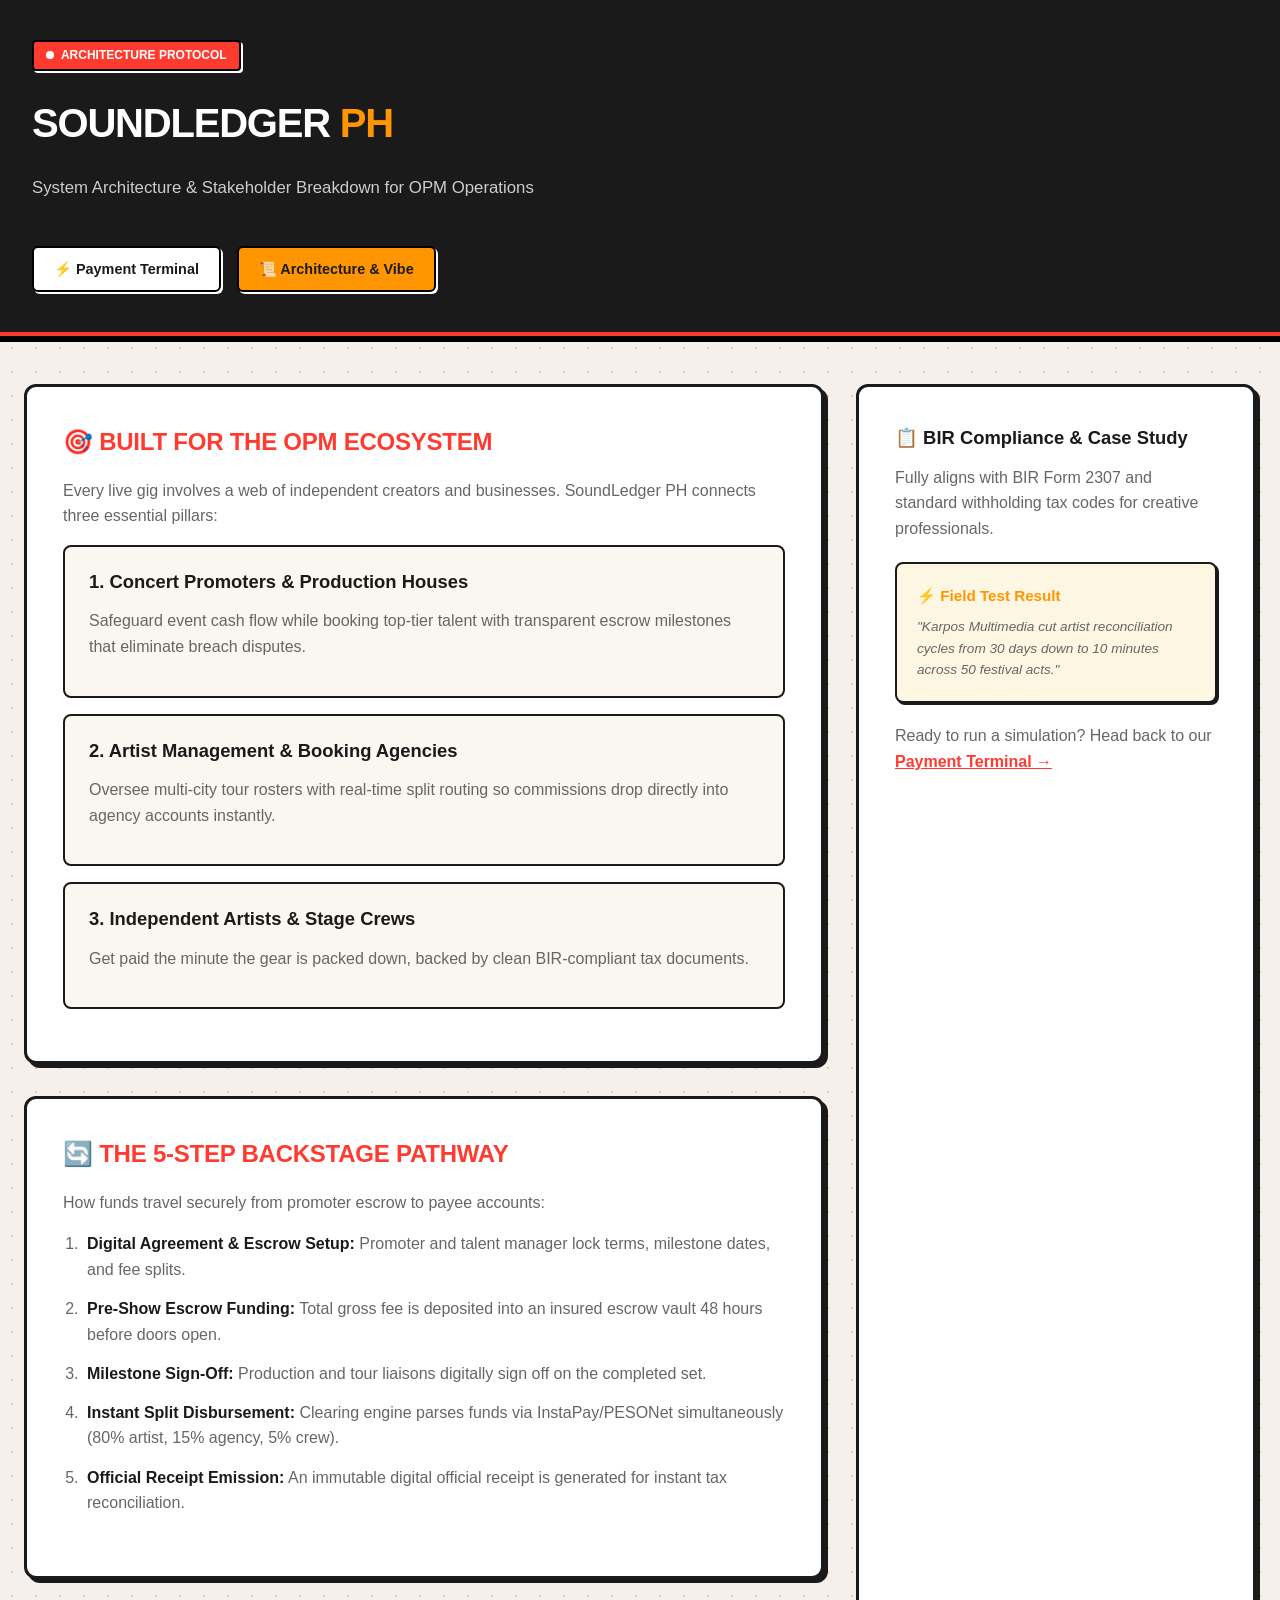
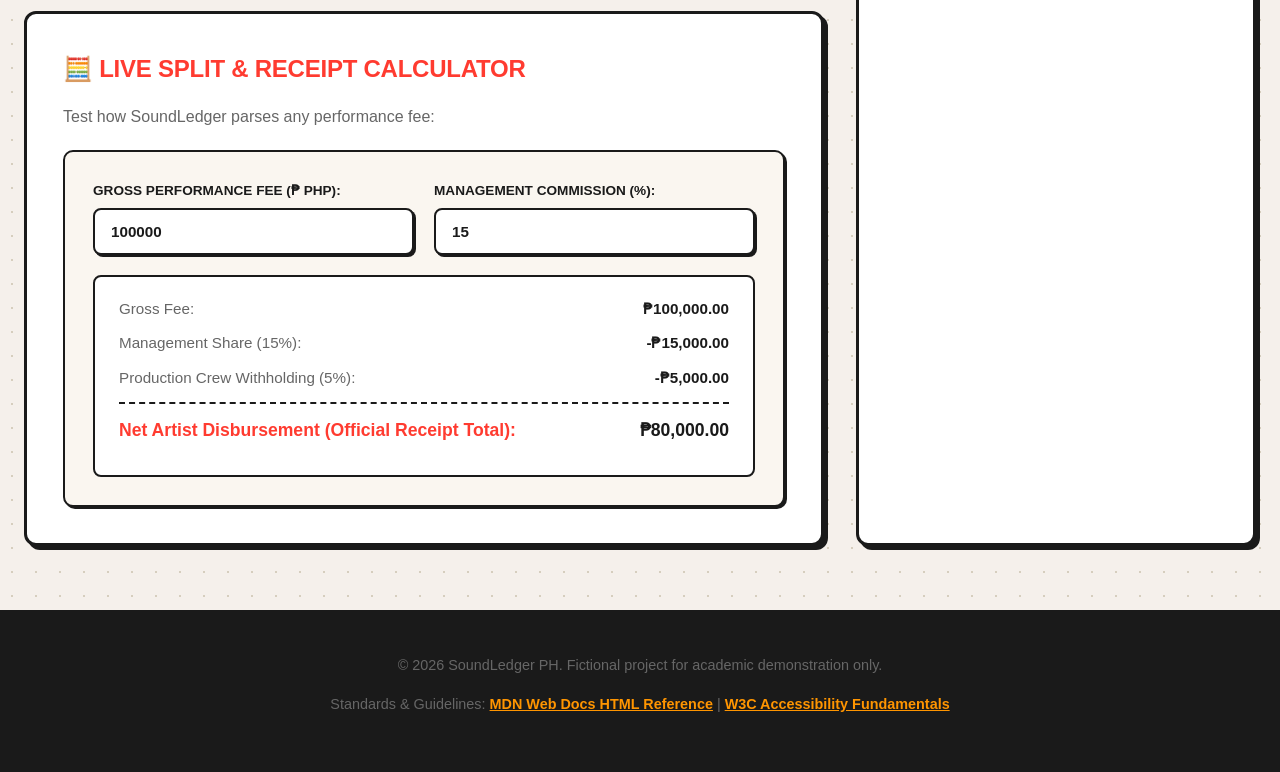
<file: webapp_about.html>
<!DOCTYPE html>
<html lang="en">
<head>
  <meta charset="UTF-8">
  <meta name="viewport" content="width=device-width, initial-scale=1.0">
  <meta name="description" content="SoundLedger PH - About Target Stakeholders and Architectural Overview.">
  <title>SoundLedger PH | Architecture &amp; Stakeholders</title>
  <link rel="stylesheet" href="CSS/slstyle.css">
</head>
<body>
  <header class="gig-header">
    <div class="header-inner">
      <div class="brand-badge">
        <span class="live-dot"></span> ARCHITECTURE PROTOCOL
      </div>
      <h1>SoundLedger <span>PH</span></h1>
      <p>System Architecture &amp; Stakeholder Breakdown for OPM Operations</p>
      
      <nav aria-label="Main Navigation" class="gig-nav">
        <ul>
          <li><a href="webapp_index.html">⚡ Payment Terminal</a></li>
          <li><a href="webapp_about.html" style="background: var(--accent); color: #1a1a1a;">📜 Architecture &amp; Vibe</a></li>
        </ul>
      </nav>
    </div>
  </header>
  <main class="content-container" style="display: grid; grid-template-columns: 2fr 1fr; gap: 2rem; max-width: 1300px; margin: 3rem auto; padding: 0 1.5rem;">
    
    <div class="main-content">
      <div class="card-section poster-card">
        <h2>🎯 Built for the OPM Ecosystem</h2>
        <p>
          Every live gig involves a web of independent creators and businesses. SoundLedger PH connects three essential pillars:
        </p>

        <article class="indie-article">
          <h3>1. Concert Promoters &amp; Production Houses</h3>
          <p>
            Safeguard event cash flow while booking top-tier talent with transparent escrow milestones that eliminate breach disputes.
          </p>
        </article>

        <article class="indie-article">
          <h3>2. Artist Management &amp; Booking Agencies</h3>
          <p>
            Oversee multi-city tour rosters with real-time split routing so commissions drop directly into agency accounts instantly.
          </p>
        </article>

        <article class="indie-article">
          <h3>3. Independent Artists &amp; Stage Crews</h3>
          <p>
            Get paid the minute the gear is packed down, backed by clean BIR-compliant tax documents.
          </p>
        </article>
      </div>
      <div class="card-section poster-card">
        <h2>🔄 The 5-Step Backstage Pathway</h2>
        <p>How funds travel securely from promoter escrow to payee accounts:</p>
        
        <ol class="poster-steps">
          <li>
            <strong>Digital Agreement &amp; Escrow Setup:</strong> 
            Promoter and talent manager lock terms, milestone dates, and fee splits.
          </li>
          <li>
            <strong>Pre-Show Escrow Funding:</strong> 
            Total gross fee is deposited into an insured escrow vault 48 hours before doors open.
          </li>
          <li>
            <strong>Milestone Sign-Off:</strong> 
            Production and tour liaisons digitally sign off on the completed set.
          </li>
          <li>
            <strong>Instant Split Disbursement:</strong> 
            Clearing engine parses funds via InstaPay/PESONet simultaneously (80% artist, 15% agency, 5% crew).
          </li>
          <li>
            <strong>Official Receipt Emission:</strong> 
            An immutable digital official receipt is generated for instant tax reconciliation.
          </li>
        </ol>
      </div>
      <div class="card-section poster-card">
        <h2>🧮 Live Split &amp; Receipt Calculator</h2>
        <p>Test how SoundLedger parses any performance fee:</p>
        
        <div class="calc-box">
          <div class="calc-input-group">
            <div>
              <label for="calcGross">Gross Performance Fee (₱ PHP):</label>
              <input type="number" id="calcGross" value="100000" min="10000" step="5000" oninput="calculateSplits()">
            </div>
            <div>
              <label for="calcAgencyRate">Management Commission (%):</label>
              <input type="number" id="calcAgencyRate" value="15" min="0" max="30" step="1" oninput="calculateSplits()">
            </div>
          </div>

          <div class="calc-results">
            <div class="calc-row">
              <span>Gross Fee:</span>
              <strong id="displayGross">₱100,000.00</strong>
            </div>
            <div class="calc-row">
              <span>Management Share (<span id="displayAgencyRate">15</span>%):</span>
              <strong id="displayAgencyCut">-₱15,000.00</strong>
            </div>
            <div class="calc-row">
              <span>Production Crew Withholding (5%):</span>
              <strong id="displayCrewCut">-₱5,000.00</strong>
            </div>
            <div class="calc-row total">
              <span>Net Artist Disbursement (Official Receipt Total):</span>
              <strong id="displayArtistNet">₱80,000.00</strong>
            </div>
          </div>
        </div>
      </div>

    </div>
    <aside aria-label="Regulatory Compliance and Case Study" class="poster-card">
      <h3>📋 BIR Compliance &amp; Case Study</h3>
      <p>
        Fully aligns with BIR Form 2307 and standard withholding tax codes for creative professionals.
      </p>

      <div class="vinyl-vault" style="margin: 1.25rem 0;">
        <h4 style="color: var(--accent); font-size: 0.95rem; margin-bottom: 0.5rem;">⚡ Field Test Result</h4>
        <p style="font-size: 0.85rem; color: var(--text-muted); margin: 0;">
          <em>"Karpos Multimedia cut artist reconciliation cycles from 30 days down to 10 minutes across 50 festival acts."</em>
        </p>
      </div>

      <p>
        Ready to run a simulation? Head back to our
        <a href="index.html" style="color: var(--primary); font-weight: 700; text-decoration: underline;">Payment Terminal &rarr;</a>
      </p>
    </aside>
  </main>
  <footer>
    <p>&copy; 2026 SoundLedger PH. Fictional project for academic demonstration only.</p>
    <p style="margin-top: 0.5rem;">
      Standards &amp; Guidelines: 
      <a href="https://developer.mozilla.org/" target="_blank" rel="noopener noreferrer">MDN Web Docs HTML Reference</a> | 
      <a href="https://www.w3.org/WAI/fundamentals/" target="_blank" rel="noopener noreferrer">W3C Accessibility Fundamentals</a>
    </p>
  </footer>
  <script>
    function calculateSplits() {
      const grossElem = document.getElementById('calcGross');
      if (!grossElem) return;
      const gross = parseFloat(grossElem.value) || 0;
      const agencyRate = parseFloat(document.getElementById('calcAgencyRate').value) || 0;
      const crewRate = 5;

      const agencyCut = gross * (agencyRate / 100);
      const crewCut = gross * (crewRate / 100);
      const netArtist = gross - agencyCut - crewCut;

      document.getElementById('displayGross').innerText = `₱${gross.toLocaleString(undefined, {minimumFractionDigits: 2, maximumFractionDigits: 2})}`;
      document.getElementById('displayAgencyRate').innerText = agencyRate;
      document.getElementById('displayAgencyCut').innerText = `-₱${agencyCut.toLocaleString(undefined, {minimumFractionDigits: 2, maximumFractionDigits: 2})}`;
      document.getElementById('displayCrewCut').innerText = `-₱${crewCut.toLocaleString(undefined, {minimumFractionDigits: 2, maximumFractionDigits: 2})}`;
      document.getElementById('displayArtistNet').innerText = `₱${netArtist.toLocaleString(undefined, {minimumFractionDigits: 2, maximumFractionDigits: 2})}`;
    }
  </script>
</body>
</html>
</file>
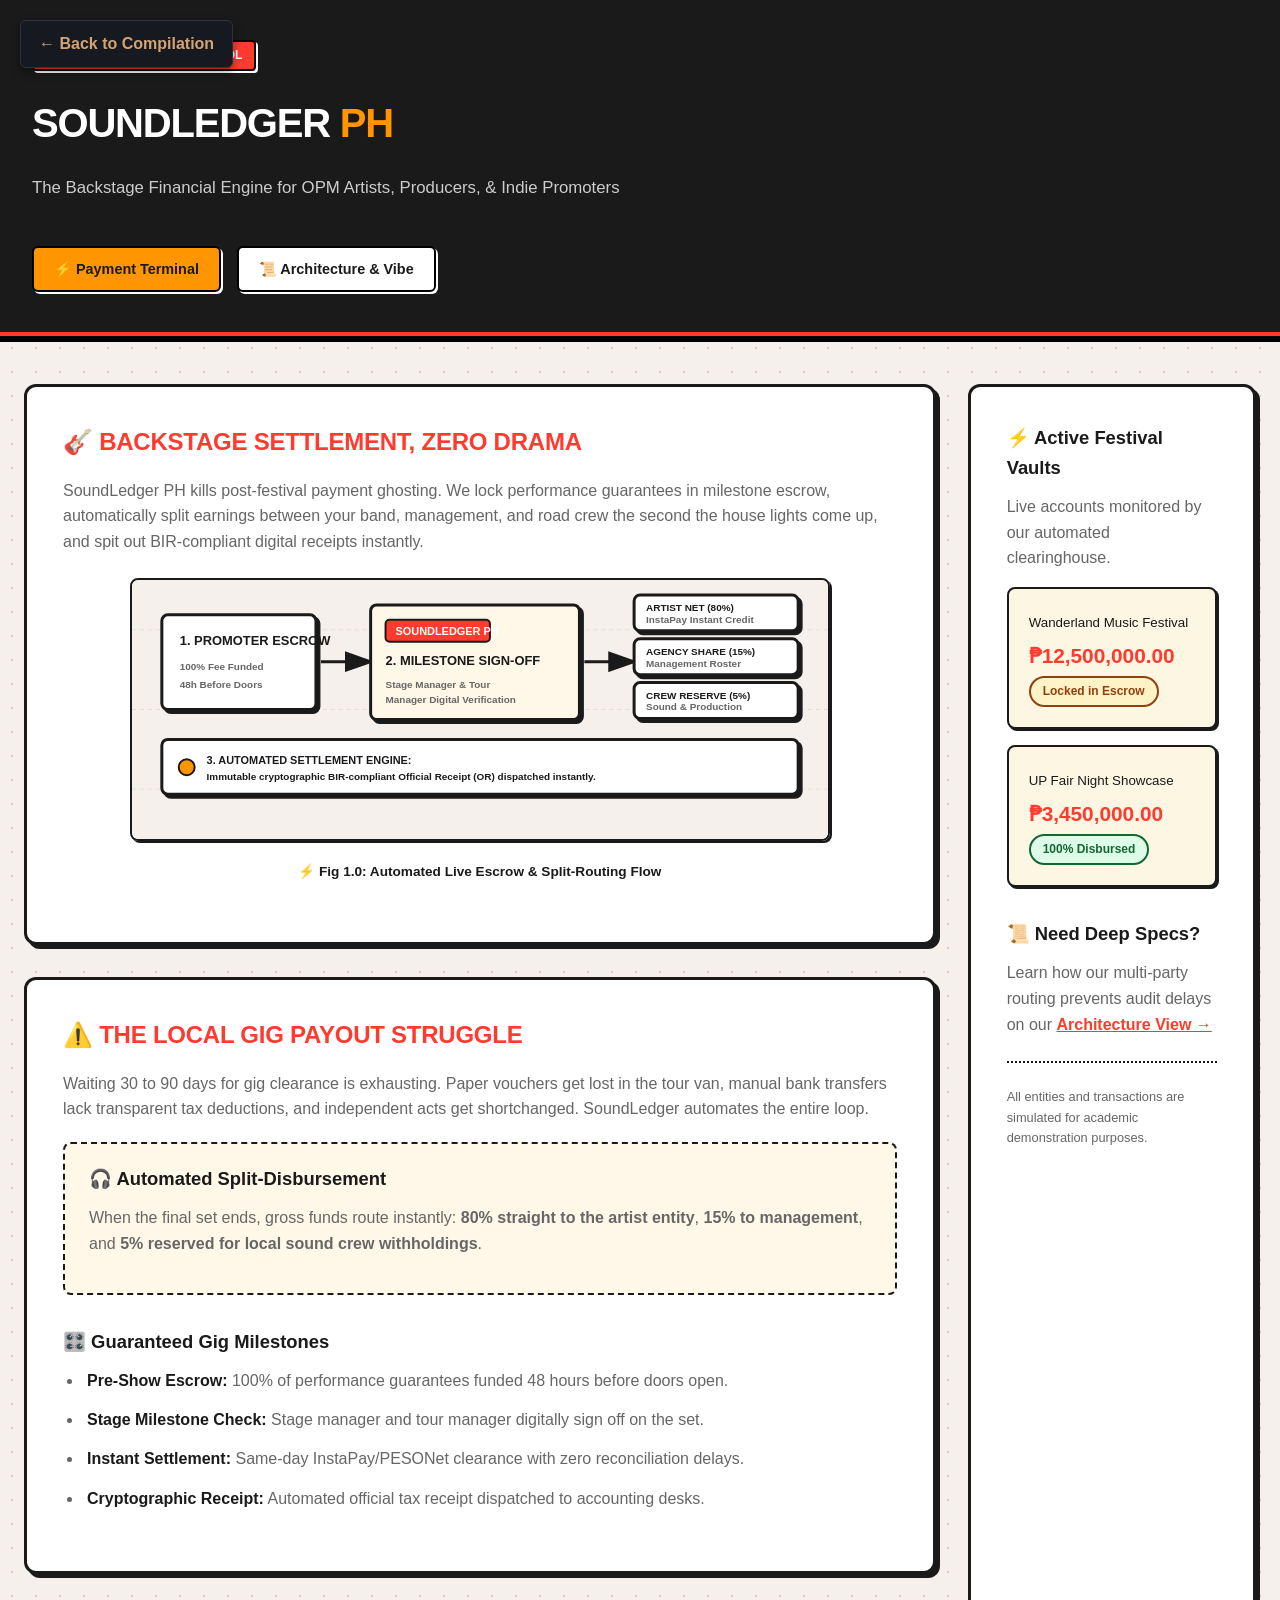
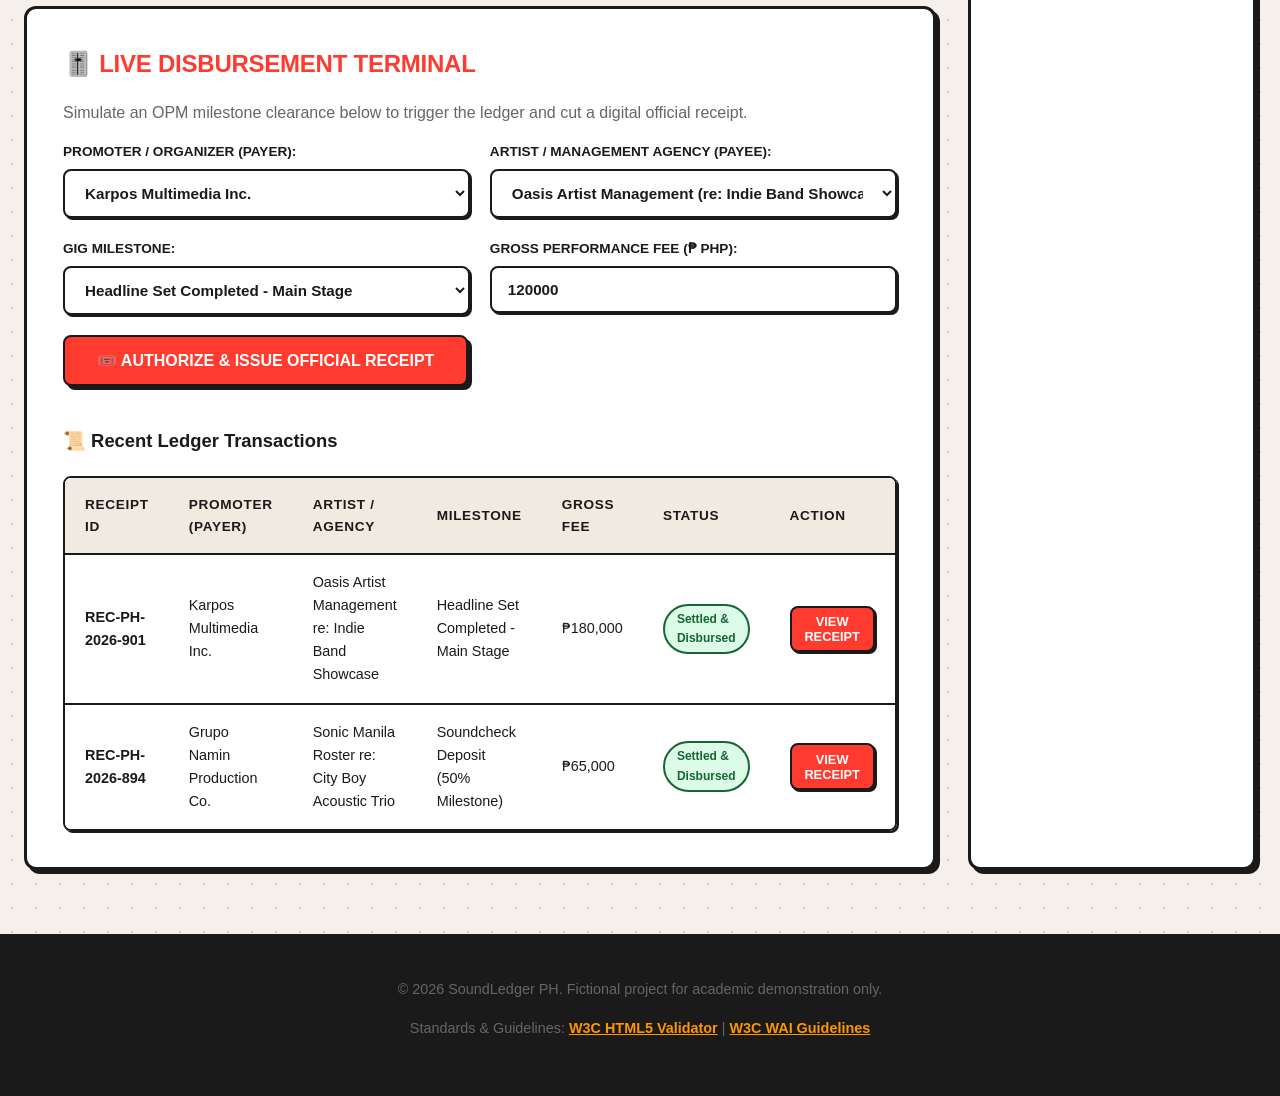
<file: webapp_index.html>
<!DOCTYPE html>
<html lang="en">
<head>
  <meta charset="UTF-8">
  <meta name="viewport" content="width=device-width, initial-scale=1.0">
  <meta name="description" content="SoundLedger PH - OPM Live Gig Payment Routing &amp; Official Receipt Settlement Platform.">
  <title>SoundLedger PH | Payment Terminal</title>
  <link rel="stylesheet" href="CSS/slstyle.css">
</head>
<body>

  <header class="gig-header">
    <div class="header-inner">
      <div class="brand-badge">
        <span class="live-dot"></span> LIVE SETTLEMENT PROTOCOL
      </div>
      <h1>SoundLedger <span>PH</span></h1>
      <p>The Backstage Financial Engine for OPM Artists, Producers, &amp; Indie Promoters</p>
      <a href="index.html" style="position: fixed; top: 20px; left: 20px; z-index: 9999; background: #161920; color: #d4a373; padding: 10px 18px; border-radius: 6px; text-decoration: none; font-family: sans-serif; font-weight: bold; border: 1px solid #2c3240; box-shadow: 0 4px 10px rgba(0,0,0,0.4);">
        &larr; Back to Compilation
    </a>
      <nav aria-label="Main Navigation" class="gig-nav">
        <ul>
          <li><a href="webapp_index.html" style="background: var(--accent); color: #1a1a1a;">⚡ Payment Terminal</a></li>
          <li><a href="webapp_about.html">📜 Architecture &amp; Vibe</a></li>
        </ul>
      </nav>
    </div>
  </header>

  <main class="content-container" style="display: grid; grid-template-columns: 2fr 1fr; gap: 2rem; max-width: 1300px; margin: 3rem auto; padding: 0 1.5rem;">
    
    <div class="main-content">
      
      <div class="card-section poster-card">
        <h2>🎸 Backstage Settlement, Zero Drama</h2>
        <p>
          SoundLedger PH kills post-festival payment ghosting. We lock performance guarantees in milestone escrow, 
          automatically split earnings between your band, management, and road crew the second the house lights come up, and spit out BIR-compliant digital receipts instantly.
        </p>
        
        <figure class="retro-figure">
          <img src="images/Diagram.svg" alt="SoundLedger PH live payment flow diagram showing festival organizer escrow funding and automated split routing to OPM talent agencies" width="700" height="260">
          <figcaption>⚡ Fig 1.0: Automated Live Escrow &amp; Split-Routing Flow</figcaption>
        </figure>
      </div>
      <div class="card-section poster-card">
        <h2>⚠️ The Local Gig Payout Struggle</h2>
        <p>
          Waiting 30 to 90 days for gig clearance is exhausting. Paper vouchers get lost in the tour van, manual bank transfers lack transparent tax deductions, and independent acts get shortchanged. SoundLedger automates the entire loop.
        </p>
        
        <div class="tape-strip">
          <h3>🎧 Automated Split-Disbursement</h3>
          <p>
            When the final set ends, gross funds route instantly: <strong>80% straight to the artist entity</strong>, <strong>15% to management</strong>, and <strong>5% reserved for local sound crew withholdings</strong>.
          </p>
        </div>

        <h3 style="margin-top: 2rem;">🎛️ Guaranteed Gig Milestones</h3>
        <ul class="stamp-list">
          <li><strong>Pre-Show Escrow:</strong> 100% of performance guarantees funded 48 hours before doors open.</li>
          <li><strong>Stage Milestone Check:</strong> Stage manager and tour manager digitally sign off on the set.</li>
          <li><strong>Instant Settlement:</strong> Same-day InstaPay/PESONet clearance with zero reconciliation delays.</li>
          <li><strong>Cryptographic Receipt:</strong> Automated official tax receipt dispatched to accounting desks.</li>
        </ul>
      </div>
      <div class="card-section poster-card terminal-card">
        <h2>🎚️ Live Disbursement Terminal</h2>
        <p>Simulate an OPM milestone clearance below to trigger the ledger and cut a digital official receipt.</p>
        
        <form id="payment-form" onsubmit="handlePaymentSubmit(event)">
          <div class="form-grid">
            <div>
              <label for="promoterSelect">Promoter / Organizer (Payer):</label>
              <select id="promoterSelect" required>
                <option value="Karpos Multimedia Inc. (TIN: 008-912-341-000)">Karpos Multimedia Inc.</option>
                <option value="Grupo Namin Production Co. (TIN: 402-119-882-000)">Grupo Namin Production Co.</option>
                <option value="BGC Arts Center Live (TIN: 219-554-102-000)">BGC Arts Center Live</option>
              </select>
            </div>
            <div>
              <label for="agencySelect">Artist / Management Agency (Payee):</label>
              <select id="agencySelect" required>
                <option value="Oasis Artist Management re: Indie Band Showcase">Oasis Artist Management (re: Indie Band Showcase)</option>
                <option value="Sonic Manila Roster re: City Boy Acoustic Trio">Sonic Manila Roster (re: City Boy Acoustic Trio)</option>
                <option value="Balcony Records Co. re: Session Live Set">Balcony Records Co. (re: Session Live Set)</option>
              </select>
            </div>
            <div>
              <label for="milestoneSelect">Gig Milestone:</label>
              <select id="milestoneSelect" required>
                <option value="Headline Set Completed - Main Stage">Headline Set Completed - Main Stage</option>
                <option value="Soundcheck Deposit (50% Milestone)">Soundcheck Deposit (50% Milestone)</option>
                <option value="Post-Show Final Stage Settlement">Post-Show Final Stage Settlement</option>
              </select>
            </div>
            <div>
              <label for="paymentAmount">Gross Performance Fee (₱ PHP):</label>
              <input type="number" id="paymentAmount" min="10000" max="1500000" step="5000" value="120000" required>
            </div>
          </div>
          <button type="submit" class="btn-ticket">🎟️ Authorize &amp; Issue Official Receipt</button>
        </form>

        <!-- Live Ledger Table -->
        <h3 style="margin-top: 2.5rem;">📜 Recent Ledger Transactions</h3>
        <div class="table-container">
          <table aria-label="Transaction Ledger Table">
            <thead>
              <tr>
                <th>Receipt ID</th>
                <th>Promoter (Payer)</th>
                <th>Artist / Agency</th>
                <th>Milestone</th>
                <th>Gross Fee</th>
                <th>Status</th>
                <th>Action</th>
              </tr>
            </thead>
            <tbody id="ledger-body">
            </tbody>
          </table>
        </div>
        <div id="receipt-viewer">
          <div class="receipt-header">
            <div>
              <h3 id="receipt-title" style="color:#000;">official receipt [or]</h3>
              <p style="color:#666; font-size: 0.8rem;">Issued under SoundLedger PH B2B Settlement Protocol</p>
            </div>
            <div style="text-align: right;">
              <p><strong>Receipt No:</strong> <span id="r-id">REC-PH-2026-001</span></p>
              <p><strong>Date / Time:</strong> <span id="r-date">2026-10-14</span></p>
            </div>
          </div>
          <hr style="border: 0; border-top: 2px dashed #000; margin: 1rem 0;">
          <div style="display: grid; grid-template-columns: 1fr 1fr; gap: 1rem; font-size: 0.85rem; margin-bottom: 1rem;">
            <div>
              <strong>Payer (Concert Promoter):</strong>
              <p id="r-payer" style="color: #222;">Karpos Multimedia Inc.</p>
            </div>
            <div>
              <strong>Payee (Management Entity):</strong>
              <p id="r-payee" style="color: #222;">Oasis Artist Management</p>
            </div>
          </div>

          <table class="receipt-table">
            <thead>
              <tr>
                <th>Milestone Description</th>
                <th style="text-align: right;">Split %</th>
                <th style="text-align: right;">Amount (PHP)</th>
              </tr>
            </thead>
            <tbody id="receipt-breakdown">
            </tbody>
          </table>

          <div class="receipt-total">
            Total Net Disbursed: <span id="r-net">₱96,000.00</span>
          </div>

          <div class="receipt-footer-stamp">
            <strong>DIGITAL VERIFICATION HASH:</strong><br>
            <span id="r-hash">0x7f9a882c40192e1099238e82110cba4839</span><br>
            <small>Status: Disbursed &amp; Reconciled | BIR Form 2307 Withholding Attached</small>
          </div>

          <div class="no-print" style="margin-top: 1.5rem; text-align: right;">
            <button type="button" class="btn-ticket" style="background:#000; color:#fff;" onclick="window.print()">🖨️ Print Receipt</button>
            <button type="button" class="btn-ticket" style="background:#e5e5e5; color:#000;" onclick="document.getElementById('receipt-viewer').style.display='none'">✕ Close</button>
          </div>
        </div>
      </div>

    </div>
    <aside aria-label="Quick Verification Stats and Escrow Summary" class="poster-card">
      <h3>⚡ Active Festival Vaults</h3>
      <p>Live accounts monitored by our automated clearinghouse.</p>
      
      <div class="vinyl-vault">
        <small>Wanderland Music Festival</small>
        <p class="vault-amount">₱12,500,000.00</p>
        <span class="status-badge status-escrow">Locked in Escrow</span>
      </div>

      <div class="vinyl-vault">
        <small>UP Fair Night Showcase</small>
        <p class="vault-amount">₱3,450,000.00</p>
        <span class="status-badge status-settled">100% Disbursed</span>
      </div>

      <h3 style="margin-top: 2rem;">📜 Need Deep Specs?</h3>
      <p>
        Learn how our multi-party routing prevents audit delays on our 
        <a href="about.html" style="color: var(--primary); font-weight: 700; text-decoration: underline;">Architecture View &rarr;</a>
      </p>

      <hr style="border: 0; border-top: 2px dotted var(--border); margin: 1.5rem 0;">
      
      <p style="font-size: 0.8rem; color: var(--text-muted);">
        All entities and transactions are simulated for academic demonstration purposes.
      </p>
    </aside>
  </main>
  <footer>
    <p>&copy; 2026 SoundLedger PH. Fictional project for academic demonstration only.</p>
    <p style="margin-top: 0.5rem;">
      Standards &amp; Guidelines: 
      <a href="https://validator.w3.org/" target="_blank" rel="noopener noreferrer">W3C HTML5 Validator</a> | 
      <a href="https://www.w3.org/WAI/" target="_blank" rel="noopener noreferrer">W3C WAI Guidelines</a>
    </p>
  </footer>
  <script>
    let transactions = [
      {
        id: "REC-PH-2026-901",
        payer: "Karpos Multimedia Inc. (TIN: 008-912-341-000)",
        payee: "Oasis Artist Management re: Indie Band Showcase",
        milestone: "Headline Set Completed - Main Stage",
        gross: 180000,
        status: "Settled & Disbursed",
        date: "2026-10-13 23:45 PHT",
        hash: "0x89ab10fe912a78436cd910123fba883201"
      },
      {
        id: "REC-PH-2026-894",
        payer: "Grupo Namin Production Co. (TIN: 402-119-882-000)",
        payee: "Sonic Manila Roster re: City Boy Acoustic Trio",
        milestone: "Soundcheck Deposit (50% Milestone)",
        gross: 65000,
        status: "Settled & Disbursed",
        date: "2026-10-13 17:15 PHT",
        hash: "0x44cd882190eeaf7712ba66710928cd912a"
      }
    ];

    function renderLedger() {
      const tbody = document.getElementById('ledger-body');
      if (!tbody) return;
      tbody.innerHTML = '';

      transactions.forEach((tx, idx) => {
        const tr = document.createElement('tr');
        tr.innerHTML = `
          <td><strong>${tx.id}</strong></td>
          <td>${tx.payer.split('(')[0]}</td>
          <td>${tx.payee}</td>
          <td>${tx.milestone}</td>
          <td>₱${tx.gross.toLocaleString()}</td>
          <td><span class="status-badge status-settled">${tx.status}</span></td>
          <td><button type="button" class="btn-ticket btn-sm" onclick="viewReceipt(${idx})">View Receipt</button></td>
        `;
        tbody.appendChild(tr);
      });
    }

    function viewReceipt(index) {
      const tx = transactions[index];
      const agencySplit = tx.gross * 0.15;
      const crewSplit = tx.gross * 0.05;
      const artistNet = tx.gross * 0.80;

      document.getElementById('r-id').innerText = tx.id;
      document.getElementById('r-date').innerText = tx.date;
      document.getElementById('r-payer').innerText = tx.payer;
      document.getElementById('r-payee').innerText = tx.payee;
      document.getElementById('r-hash').innerText = tx.hash;
      document.getElementById('r-net').innerText = `₱${artistNet.toLocaleString(undefined, {minimumFractionDigits: 2, maximumFractionDigits: 2})}`;

      const tbody = document.getElementById('receipt-breakdown');
      tbody.innerHTML = `
        <tr>
          <td>Gross Performance Fee (${tx.milestone})</td>
          <td style="text-align: right;">100%</td>
          <td style="text-align: right;">₱${tx.gross.toLocaleString(undefined, {minimumFractionDigits: 2})}</td>
        </tr>
        <tr>
          <td>Less: Management Commission (Disbursed to Agency)</td>
          <td style="text-align: right;">-15%</td>
          <td style="text-align: right;">-₱${agencySplit.toLocaleString(undefined, {minimumFractionDigits: 2})}</td>
        </tr>
        <tr>
          <td>Less: Local Production &amp; Sound Crew Withholding</td>
          <td style="text-align: right;">-5%</td>
          <td style="text-align: right;">-₱${crewSplit.toLocaleString(undefined, {minimumFractionDigits: 2})}</td>
        </tr>
        <tr style="font-weight: bold; background: #e5e5e5;">
          <td>Net Disbursed to Performing Artist Entity</td>
          <td style="text-align: right;">80%</td>
          <td style="text-align: right;">₱${artistNet.toLocaleString(undefined, {minimumFractionDigits: 2})}</td>
        </tr>
      `;

      const viewer = document.getElementById('receipt-viewer');
      viewer.style.display = 'block';
      viewer.scrollIntoView({ behavior: 'smooth' });
    }

    function handlePaymentSubmit(e) {
      e.preventDefault();
      const payer = document.getElementById('promoterSelect').value;
      const payee = document.getElementById('agencySelect').value;
      const milestone = document.getElementById('milestoneSelect').value;
      const amount = parseFloat(document.getElementById('paymentAmount').value);

      const randomHash = "0x" + Array.from({length: 32}, () => Math.floor(Math.random()*16).toString(16)).join('');
      const newId = "REC-PH-2026-" + Math.floor(100 + Math.random() * 900);
      const now = new Date().toLocaleDateString() + ' PHT';

      const newTx = {
        id: newId,
        payer: payer,
        payee: payee,
        milestone: milestone,
        gross: amount,
        status: "Settled & Disbursed",
        date: now,
        hash: randomHash
      };

      transactions.unshift(newTx);
      renderLedger();
      viewReceipt(0);
    }

    document.addEventListener('DOMContentLoaded', renderLedger);
  </script>
</body>
</html>
</file>
<file: compil.css>
/* ==========================================
   CSS Reset & Base Styles
   ========================================== */
*, *::before, *::after {
    box-sizing: border-box;
    margin: 0;
    padding: 0;
}

:root {
    --bg-primary: #0f1115;
    --bg-secondary: #161920;
    --surface: #1e222b;
    --border: #2c3240;
    --text-main: #f1f3f7;
    --text-muted: #9ba1b0;
    --accent: #d4a373; /* Muted indie warm accent */
    --accent-hover: #faedcd;
    --transition: all 0.3s ease;
}

body {
    font-family: -apple-system, BlinkMacSystemFont, "Segoe UI", Roboto, Helvetica, Arial, sans-serif;
    background-color: var(--bg-primary);
    color: var(--text-main);
    line-height: 1.6;
    overflow-x: hidden;
}

a {
    text-decoration: none;
    color: inherit;
}

ul {
    list-style: none;
}

img {
    max-width: 100%;
    height: auto;
    display: block;
}

/* ==========================================
   Navigation Bar
   ========================================== */
.navbar {
    position: sticky;
    top: 0;
    z-index: 1000;
    background-color: rgba(15, 17, 21, 0.9);
    backdrop-filter: blur(10px);
    border-bottom: 1px solid var(--border);
    display: flex;
    justify-content: space-between;
    align-items: center;
    padding: 1.2rem 5%;
}

.nav-brand {
    font-weight: 700;
    letter-spacing: 0.05em;
    font-size: 1.1rem;
}

.nav-links {
    display: flex;
    gap: 2rem;
}

.nav-links a {
    color: var(--text-muted);
    font-size: 0.95rem;
    transition: var(--transition);
}

.nav-links a:hover,
.nav-links a.active {
    color: var(--accent);
}

/* ==========================================
   Hero Section
   ========================================== */
.hero {
    padding: 6rem 5% 4rem;
    text-align: center;
    max-width: 800px;
    margin: 0 auto;
}

.hero h1 {
    font-size: clamp(2.2rem, 5vw, 3.5rem);
    font-weight: 800;
    letter-spacing: -0.02em;
    margin-bottom: 1.5rem;
}

.hero p {
    color: var(--text-muted);
    font-size: clamp(1rem, 2vw, 1.2rem);
    margin-bottom: 2.5rem;
}

/* ==========================================
   Buttons & Links
   ========================================== */
.btn {
    display: inline-block;
    background-color: var(--accent);
    color: var(--bg-primary);
    padding: 0.8rem 1.8rem;
    font-weight: 600;
    border-radius: 4px;
    transition: var(--transition);
    border: none;
    cursor: pointer;
}

.btn:hover {
    background-color: var(--accent-hover);
    transform: translateY(-2px);
}

.btn-secondary {
    background-color: transparent;
    color: var(--text-main);
    border: 1px solid var(--border);
}

.btn-secondary:hover {
    background-color: var(--surface);
    color: var(--accent);
    border-color: var(--accent);
}

/* ==========================================
   Sections & Grid Layouts
   ========================================== */
section {
    padding: 4rem 5%;
    max-width: 1200px;
    margin: 0 auto;
}

.section-title {
    font-size: 1.8rem;
    font-weight: 700;
    margin-bottom: 2rem;
    border-left: 3px solid var(--accent);
    padding-left: 0.8rem;
}

.grid-3 {
    display: grid;
    grid-template-columns: repeat(auto-fit, minmax(300px, 1fr));
    gap: 2rem;
}

.card {
    background-color: var(--surface);
    border: 1px solid var(--border);
    border-radius: 8px;
    overflow: hidden;
    transition: var(--transition);
    display: flex;
    flex-direction: column;
}

.card:hover {
    transform: translateY(-5px);
    border-color: var(--accent);
}

.card-img {
    width: 100%;
    height: 200px;
    object-fit: cover;
    background-color: var(--border);
}

.card-content {
    padding: 1.5rem;
    display: flex;
    flex-direction: column;
    flex-grow: 1;
}

.card-title {
    font-size: 1.25rem;
    font-weight: 600;
    margin-bottom: 0.75rem;
}

.card-desc {
    color: var(--text-muted);
    font-size: 0.95rem;
    margin-bottom: 1.25rem;
    flex-grow: 1;
}

.tech-tags {
    display: flex;
    flex-wrap: wrap;
    gap: 0.5rem;
    margin-bottom: 1.5rem;
}

.tag {
    background-color: var(--bg-secondary);
    color: var(--text-muted);
    font-size: 0.75rem;
    padding: 0.25rem 0.6rem;
    border-radius: 4px;
    border: 1px solid var(--border);
}

/* ==========================================
   About Section & Content Layouts
   ========================================== */
.about-grid {
    display: grid;
    grid-template-columns: 1fr 2fr;
    gap: 3rem;
    align-items: center;
}

.profile-placeholder {
    width: 100%;
    aspect-ratio: 1;
    background-color: var(--surface);
    border: 1px solid var(--border);
    border-radius: 8px;
    display: flex;
    align-items: center;
    justify-content: center;
    color: var(--text-muted);
    font-weight: 600;
}

.content-box {
    background-color: var(--surface);
    border: 1px solid var(--border);
    padding: 2rem;
    border-radius: 8px;
}

.content-box p {
    color: var(--text-muted);
    margin-bottom: 1rem;
}

/* ==========================================
   Footer
   ========================================== */
footer {
    border-top: 1px solid var(--border);
    background-color: var(--bg-secondary);
    padding: 3rem 5%;
    text-align: center;
    color: var(--text-muted);
    font-size: 0.9rem;
}

footer p {
    margin-bottom: 0.5krem;
}

/* ==========================================
   Responsive Design Media Queries
   ========================================== */
@media (max-width: 768px) {
    .navbar {
        flex-direction: column;
        gap: 1rem;
        padding: 1rem;
    }

    .nav-links {
        gap: 1.2rem;
    }

    .about-grid {
        grid-template-columns: 1fr;
        gap: 2rem;
    }

    .hero {
        padding: 4rem 1rem 2rem;
    }
}

/* Enable smooth scrolling animation between internal page links */
html {
    scroll-behavior: smooth;
}

/* Smooth fade and slide transition for buttons and interactive cards */
.btn, .card, .nav-links a {
    transition: all 0.3s ease-in-out;
}
.grid-3 {
    display: grid;
    grid-template-columns: repeat(auto-fit, minmax(300px, 1fr));
    gap: 2rem;
}
</file>
<file: CSS/Eport.css>
html {
    scroll-behavior: smooth;
    scroll-snap-type: y mandatory;
}

body {
    font-family: Arial, sans-serif;
    margin: 0;
    padding: 0;
    background-color: #f0f2f5;
}
.navbar {
    position: fixed;
    top: 0;
    left: 0;
    right: 0;
    background-color: #2c3e50;
    display: flex;
    justify-content: center;
    gap: 12px;
    padding: 12px 15px;
    z-index: 1000;
}

.navbar a {
    color: #ecf0f1;
    text-decoration: none;
    font-size: 14px;
    font-weight: bold;
    padding: 6px 12px;
    border-radius: 4px;
    transition: background-color 0.2s;
}

.navbar a:hover {
    background-color: #34495e;
    color: #3498db;
}

/* Full-Screen Page Slide */
.topic-page {
    min-height: 100vh;
    scroll-snap-align: start;
    display: flex;
    justify-content: center;
    align-items: center;
    box-sizing: border-box;
    padding: 70px 20px 30px; 
}

.topic-page:nth-child(even) {
    background-color: #e4e7eb;
}


.card {
    background: #ffffff;
    width: 90%;
    max-width: 900px;
    padding: 35px 45px;
    border-radius: 8px;
    box-shadow: 0 4px 12px rgba(0, 0, 0, 0.08);
    box-sizing: border-box;
}

h1, h2 {
    color: #2c3e50;
    margin-top: 0;
}

p, li {
    color: #333333;
    font-size: 16px;
    line-height: 1.6;
}

img {
    display: block;
    margin: 20px auto;
    max-width: 100%;
    height: auto;
    border-radius: 6px;
}

input[type="text"], 
input[type="email"], 
textarea {
    width: 100%;
    max-width: 600px;
    display: block;
    box-sizing: border-box;
    padding: 10px;
    margin-top: 5px;
    border: 1px solid #ccc;
    border-radius: 4px;
    font-family: inherit;
}

input[type="submit"] {
    padding: 10px 24px;
    background-color: #2c3e50;
    color: white;
    border: none;
    border-radius: 4px;
    font-size: 15px;
    cursor: pointer;
    transition: background-color 0.2s;
}

input[type="submit"]:hover {
    background-color: #1a252f;
}

.section-photo {
    display: block;
    margin: 15px auto 0;
    max-width: 100%;
    max-height: 220px;
    width: auto;
    object-fit: cover;
    border-radius: 6px;
    border: 1px solid #ddd;
}
</file>
<file: CSS/slstyle.css>
:root {
  --bg-main: #f5f0eb;          
  --surface-card: #ffffff;     
  --border: #1a1a1a;           
  --primary: #ff3b30;          
  --accent: #ff9500;           
  --text-main: #1a1a1a;        
  --text-muted: #666666;
  --shadow-brutal: 4px 4px 0px #1a1a1a;
}

* { box-sizing: border-box; margin: 0; padding: 0; }

body {
  font-family: -apple-system, BlinkMacSystemFont, "Segoe UI", Roboto, Helvetica, Arial, sans-serif;
  background-color: var(--bg-main);
  color: var(--text-main);
  line-height: 1.6;
  background-image: radial-gradient(#d6cebe 1px, transparent 1px);
  background-size: 24px 24px;
}

.gig-header {
  background: #1a1a1a;
  color: #fff;
  border-bottom: 4px solid var(--primary);
  padding: 2.5rem 2rem;
  box-shadow: 0 6px 0px #000;
}

.header-inner {
  max-width: 1300px;
  margin: 0 auto;
  display: flex;
  flex-direction: column;
  gap: 1.25rem;
}

.brand-badge {
  display: inline-block;
  background: var(--primary);
  color: #fff;
  font-weight: 800;
  font-size: 0.75rem;
  padding: 0.25rem 0.75rem;
  border: 2px solid #000;
  border-radius: 4px;
  width: fit-content;
  box-shadow: 2px 2px 0px #fff;
}

.live-dot {
  display: inline-block;
  width: 8px;
  height: 8px;
  background: #fff;
  border-radius: 50%;
  margin-right: 4px;
  animation: pulse 1.5s infinite;
}

@keyframes pulse {
  0% { opacity: 1; }
  50% { opacity: 0.2; }
  100% { opacity: 1; }
}

.gig-header h1 { 
  font-size: 2.5rem; 
  font-weight: 900;
  letter-spacing: -0.03em;
  text-transform: uppercase;
}

.gig-header h1 span { 
  color: var(--accent); 
}

.gig-header p { 
  color: #cccccc; 
  font-size: 1.05rem; 
  max-width: 600px;
}

.gig-nav ul {
  list-style: none;
  display: flex;
  gap: 1rem;
  margin-top: 0.5rem;
}

.gig-nav a {
  color: #1a1a1a;
  background: #fff;
  text-decoration: none;
  font-weight: 800;
  font-size: 0.9rem;
  padding: 0.6rem 1.25rem;
  border: 2px solid #000;
  border-radius: 6px;
  box-shadow: 2px 2px 0px #fff;
  transition: all 0.1s ease;
  display: inline-block;
}

.gig-nav a:hover {
  transform: translate(-2px, -2px);
  box-shadow: 4px 4px 0px #fff;
  background: var(--accent);
}

.topic-page {
  display: none;
}

.topic-page:target,
.content-container > .topic-page:first-child:not(:has(~ .topic-page:target)) {
  display: grid;
  grid-template-columns: 2fr 1fr;
  gap: 2rem;
  max-width: 1300px;
  margin: 3rem auto;
  padding: 0 1.5rem;
  animation: fadeIn 0.3s ease-out;
}

@keyframes fadeIn {
  from { opacity: 0; transform: translateY(8px); }
  to { opacity: 1; transform: translateY(0); }
}

@media (max-width: 960px) {
  .topic-page:target,
  .content-container > .topic-page:first-child:not(:has(~ .topic-page:target)) {
    grid-template-columns: 1fr;
  }
}

.main-content { 
  display: flex; 
  flex-direction: column; 
  gap: 2rem; 
}

.poster-card, aside {
  background: var(--surface-card);
  border: 3px solid var(--border);
  border-radius: 12px;
  padding: 2.25rem;
  box-shadow: var(--shadow-brutal);
}

h2 { 
  color: var(--primary); 
  font-size: 1.5rem; 
  font-weight: 900;
  margin-bottom: 1rem; 
  text-transform: uppercase;
  letter-spacing: -0.01em;
}

h3 { 
  color: var(--text-main); 
  font-size: 1.15rem; 
  font-weight: 800;
  margin-bottom: 0.75rem; 
}

p { 
  margin-bottom: 1rem; 
  color: var(--text-muted); 
}

figure { 
  margin: 1.5rem 0; 
  text-align: center; 
}

figure img, figure svg {
  max-width: 100%;
  height: auto;
  border-radius: 8px;
  border: 2px solid var(--border);
  box-shadow: 2px 2px 0px var(--border);
}

figcaption { 
  font-size: 0.85rem; 
  color: var(--text-main); 
  margin-top: 0.75rem; 
  font-weight: 700;
}

.tape-strip {
  background: #fff8e8;
  padding: 1.25rem 1.5rem;
  border-radius: 8px;
  margin: 1.25rem 0;
  border: 2px dashed var(--border);
  position: relative;
}

.vinyl-vault {
  background: #fdf6e2;
  padding: 1.25rem;
  border-radius: 8px;
  margin-bottom: 1rem;
  border: 2px solid var(--border);
  box-shadow: 2px 2px 0px var(--border);
}

.vault-amount {
  font-size: 1.3rem; 
  font-weight: 900; 
  color: var(--primary); 
  margin: 0.25rem 0;
}

.indie-article {
  background: #faf6f0;
  padding: 1.25rem 1.5rem;
  border-radius: 8px;
  margin-bottom: 1rem;
  border: 2px solid var(--border);
}

.stamp-list, .poster-steps {
  margin-left: 1.25rem;
  margin-bottom: 1.5rem;
  color: var(--text-muted);
}

.stamp-list li, .poster-steps li { 
  margin-bottom: 0.85rem; 
  padding-left: 0.25rem;
}

.stamp-list li strong, .poster-steps li strong {
  color: var(--text-main);
}

.form-grid {
  display: grid;
  grid-template-columns: 1fr 1fr;
  gap: 1.25rem;
  margin-bottom: 1.25rem;
}

@media (max-width: 640px) { 
  .form-grid { grid-template-columns: 1fr; } 
}

label { 
  display: block; 
  font-size: 0.85rem; 
  font-weight: 800;
  color: var(--text-main); 
  margin-bottom: 0.4rem; 
  text-transform: uppercase;
}

input, select {
  width: 100%;
  padding: 0.8rem 1rem;
  background: #fff;
  border: 2px solid var(--border);
  border-radius: 8px;
  color: var(--text-main);
  font-size: 0.95rem;
  font-weight: 600;
  box-shadow: 2px 2px 0px var(--border);
}

input:focus, select:focus { 
  outline: none; 
  border-color: var(--primary); 
  background: #fffdf9;
}

.btn-ticket {
  display: inline-flex;
  align-items: center;
  justify-content: center;
  background: var(--primary);
  color: #ffffff;
  font-weight: 900;
  padding: 0.9rem 2rem;
  border-radius: 8px;
  border: 2px solid var(--border);
  cursor: pointer;
  text-align: center;
  font-size: 1rem;
  box-shadow: var(--shadow-brutal);
  transition: all 0.1s ease;
  text-transform: uppercase;
}

.btn-ticket:hover { 
  transform: translate(-2px, -2px);
  box-shadow: 6px 6px 0px var(--border);
  background: #e63228;
}

.btn-sm {
  padding: 0.4rem 0.8rem;
  font-size: 0.8rem;
  box-shadow: 2px 2px 0px var(--border);
}

.table-container { 
  overflow-x: auto; 
  margin-top: 1.25rem; 
  border-radius: 8px;
  border: 2px solid var(--border);
  box-shadow: 2px 2px 0px var(--border);
}

table { 
  width: 100%; 
  border-collapse: collapse; 
  font-size: 0.9rem; 
  background: #fff;
}

th, td { 
  padding: 1rem 1.25rem; 
  text-align: left; 
  border-bottom: 2px solid var(--border); 
}

th { 
  background: #f0eae1; 
  color: var(--text-main); 
  font-weight: 900; 
  font-size: 0.85rem;
  text-transform: uppercase;
  letter-spacing: 0.05em;
}

tr:last-child td {
  border-bottom: none;
}

.status-badge {
  display: inline-flex;
  align-items: center;
  padding: 0.25rem 0.75rem;
  border-radius: 9999px;
  font-size: 0.75rem;
  font-weight: 800;
}

.status-settled { 
  background: #dcfce7; 
  color: #166534; 
  border: 2px solid #166534;
}

.status-escrow { 
  background: #fef3c7; 
  color: #92400e; 
  border: 2px solid #92400e;
}

/* Official Receipt Modal Display */
#receipt-viewer {
  background: #ffffff;
  color: #111827;
  padding: 2.5rem;
  border-radius: 12px;
  margin-top: 2rem;
  display: none;
  box-shadow: 6px 6px 0px #000;
  border: 3px solid #000;
}

#receipt-viewer h3 { 
  color: #000; 
  border-bottom: 2px solid #000; 
  padding-bottom: 0.75rem; 
  font-size: 1.3rem;
}

.receipt-header { 
  display: flex; 
  justify-content: space-between; 
  margin: 1.25rem 0; 
  font-size: 0.9rem; 
}

.receipt-table { 
  width: 100%; 
  margin: 1.5rem 0; 
  border-collapse: collapse; 
  background: #ffffff;
}

.receipt-table th, .receipt-table td { 
  color: #1f2937; 
  border-bottom: 1px solid #e5e7eb; 
  padding: 0.75rem; 
}

.receipt-total { 
  text-align: right; 
  font-size: 1.25rem; 
  font-weight: 900; 
  color: #047857; 
  margin-top: 1rem; 
}

.receipt-footer-stamp {
  margin-top: 2rem;
  padding: 1rem;
  background: #f0fdf4;
  border: 2px dashed #10b981;
  border-radius: 8px;
  font-family: ui-monospace, monospace;
  font-size: 0.8rem;
  color: #065f46;
  word-break: break-all;
}

.calc-box {
  background: #faf6f0;
  border: 2px solid var(--border);
  border-radius: 10px;
  padding: 1.75rem;
  margin-top: 1.25rem;
  box-shadow: 2px 2px 0px var(--border);
}

.calc-input-group {
  display: grid;
  grid-template-columns: 1fr 1fr;
  gap: 1.25rem;
  margin-bottom: 1.25rem;
}

@media (max-width: 640px) { 
  .calc-input-group { grid-template-columns: 1fr; } 
}

.calc-results {
  background: #ffffff;
  padding: 1.25rem 1.5rem;
  border-radius: 8px;
  border-left: 4px solid var(--primary);
  border: 2px solid var(--border);
}

.calc-row {
  display: flex;
  justify-content: space-between;
  margin-bottom: 0.65rem;
  font-size: 0.95rem;
  color: var(--text-muted);
}

.calc-row strong {
  color: var(--text-main);
}

.calc-row.total {
  font-weight: 900;
  color: var(--primary);
  border-top: 2px dashed var(--border);
  padding-top: 0.75rem;
  margin-top: 0.75rem;
  font-size: 1.1rem;
}

/* Footer */
footer {
  background: #1a1a1a;
  color: #fff;
  border-top: 4px solid var(--border);
  padding: 2.5rem 2rem;
  text-align: center;
  margin-top: 4rem;
  font-size: 0.9rem;
}

footer a { 
  color: var(--accent); 
  text-decoration: underline; 
  font-weight: 700;
}

/* Print Styles */
@media print {
  body * { visibility: hidden; }
  #receipt-viewer, #receipt-viewer * { visibility: visible; }
  #receipt-viewer {
    position: absolute;
    left: 0;
    top: 0;
    width: 100%;
    display: block !important;
    box-shadow: none;
    border: 2px solid #000;
  }
  .no-print { display: none !important; }
}
</file>
